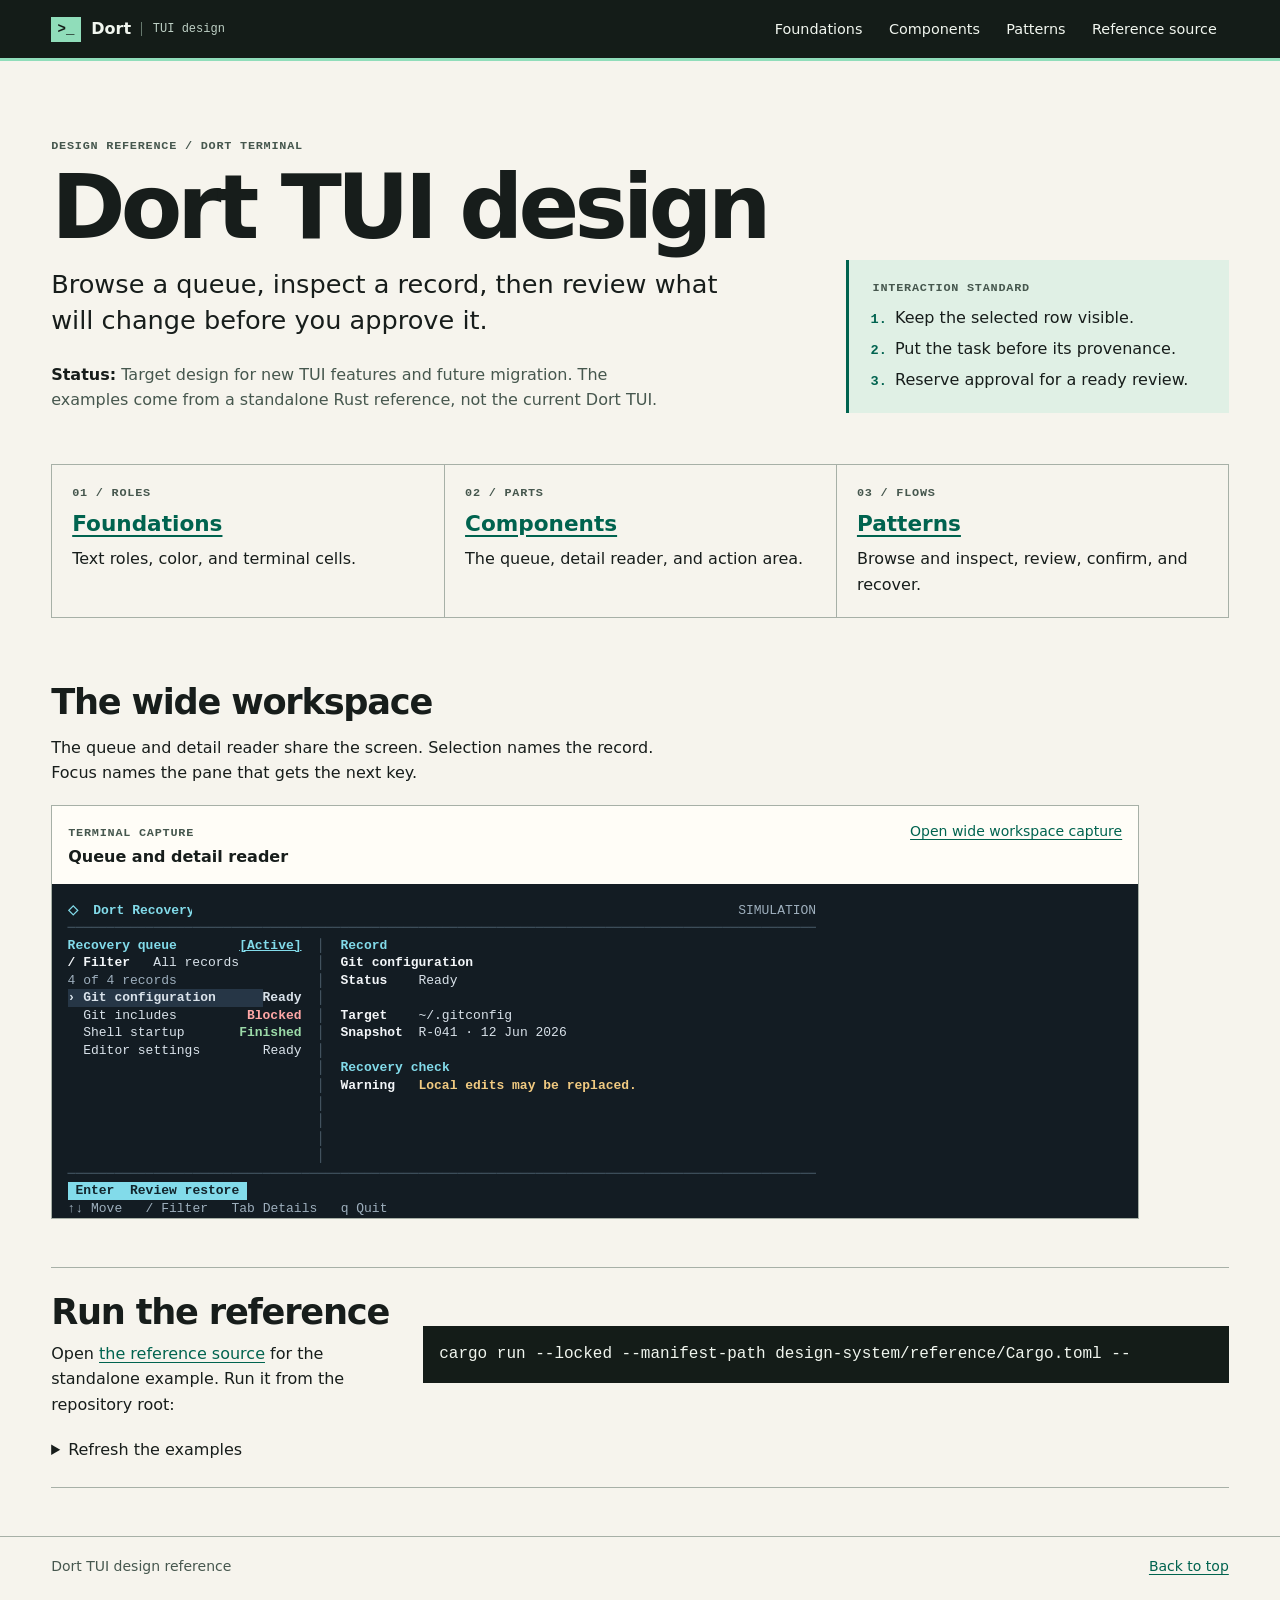
<file: design-system/index.html>
<!doctype html>
<html lang="en">
<head>
  <meta charset="utf-8">
  <meta name="viewport" content="width=device-width, initial-scale=1">
  <title>Dort TUI Design</title>
  <link rel="stylesheet" href="site.css">
</head>
<body id="top">
  <a class="skip" href="#main">Skip to content</a>
  <header class="masthead">
    <div class="masthead-inner">
      <a class="brand" href="index.html" aria-current="page"><span class="brand-mark" aria-hidden="true">&gt;_</span> Dort <span class="brand-label">TUI design</span></a>
      <nav aria-label="Main navigation">
        <a href="foundations.html">Foundations</a>
        <a href="components.html">Components</a>
        <a href="patterns.html">Patterns</a>
        <a href="reference/">Reference source</a>
      </nav>
    </div>
  </header>
  <main id="main" class="home" tabindex="-1">
    <section class="hero" aria-labelledby="title">
      <div>
        <p class="eyebrow">Design reference / Dort terminal</p>
        <h1 id="title">Dort TUI design</h1>
        <p class="lead">Browse a queue, inspect a record, then review what will change before you approve it.</p>
        <p class="scope"><strong>Status:</strong> Target design for new TUI features and future migration. The examples come from a standalone Rust reference, not the current Dort TUI.</p>
      </div>
      <aside class="hero-standard" aria-label="Interaction standard">
        <p class="eyebrow">Interaction standard</p>
        <ol>
          <li>Keep the selected row visible.</li>
          <li>Put the task before its provenance.</li>
          <li>Reserve approval for a ready review.</li>
        </ol>
      </aside>
    </section>
    <nav class="chapters" aria-label="Design topics">
      <a href="foundations.html"><span class="eyebrow">01 / Roles</span><strong>Foundations</strong><span>Text roles, color, and terminal cells.</span></a>
      <a href="components.html"><span class="eyebrow">02 / Parts</span><strong>Components</strong><span>The queue, detail reader, and action area.</span></a>
      <a href="patterns.html"><span class="eyebrow">03 / Flows</span><strong>Patterns</strong><span>Browse and inspect, review, confirm, and recover.</span></a>
    </nav>
    <section class="home-section" id="workspace" aria-labelledby="workspace-heading">
      <h2 id="workspace-heading">The wide workspace</h2>
      <p class="intro">The queue and detail reader share the screen. Selection names the record. Focus names the pane that gets the next key.</p>
      <figure class="capture">
        <figcaption><span><span class="eyebrow">Terminal capture</span><strong>Queue and detail reader</strong></span><a href="captures/workspace-wide.html">Open wide workspace capture</a></figcaption>
        <div class="frame-window" role="group" aria-label="Terminal capture. Scroll sideways for more columns." tabindex="0">
          <iframe src="captures/workspace-wide.html" title="Wide workspace with a queue, selected record, and detail reader" style="--columns: 100; --rows: 19" sandbox></iframe>
        </div>
      </figure>
    </section>
    <section class="reference-note" id="run" aria-labelledby="run-heading">
      <div>
        <h2 id="run-heading">Run the reference</h2>
        <p>Open <a href="reference/">the reference source</a> for the standalone example. Run it from the repository root:</p>
      </div>
      <pre tabindex="0"><code>cargo run --locked --manifest-path design-system/reference/Cargo.toml --</code></pre>
      <details>
        <summary>Refresh the examples</summary>
        <pre tabindex="0"><code>cargo run --locked --manifest-path design-system/reference/Cargo.toml -- gallery design-system/captures
python3 design-system/check.py</code></pre>
      </details>
    </section>
  </main>
  <footer class="footer"><span>Dort TUI design reference</span><a href="#top">Back to top</a></footer>
</body>
</html>
</file>
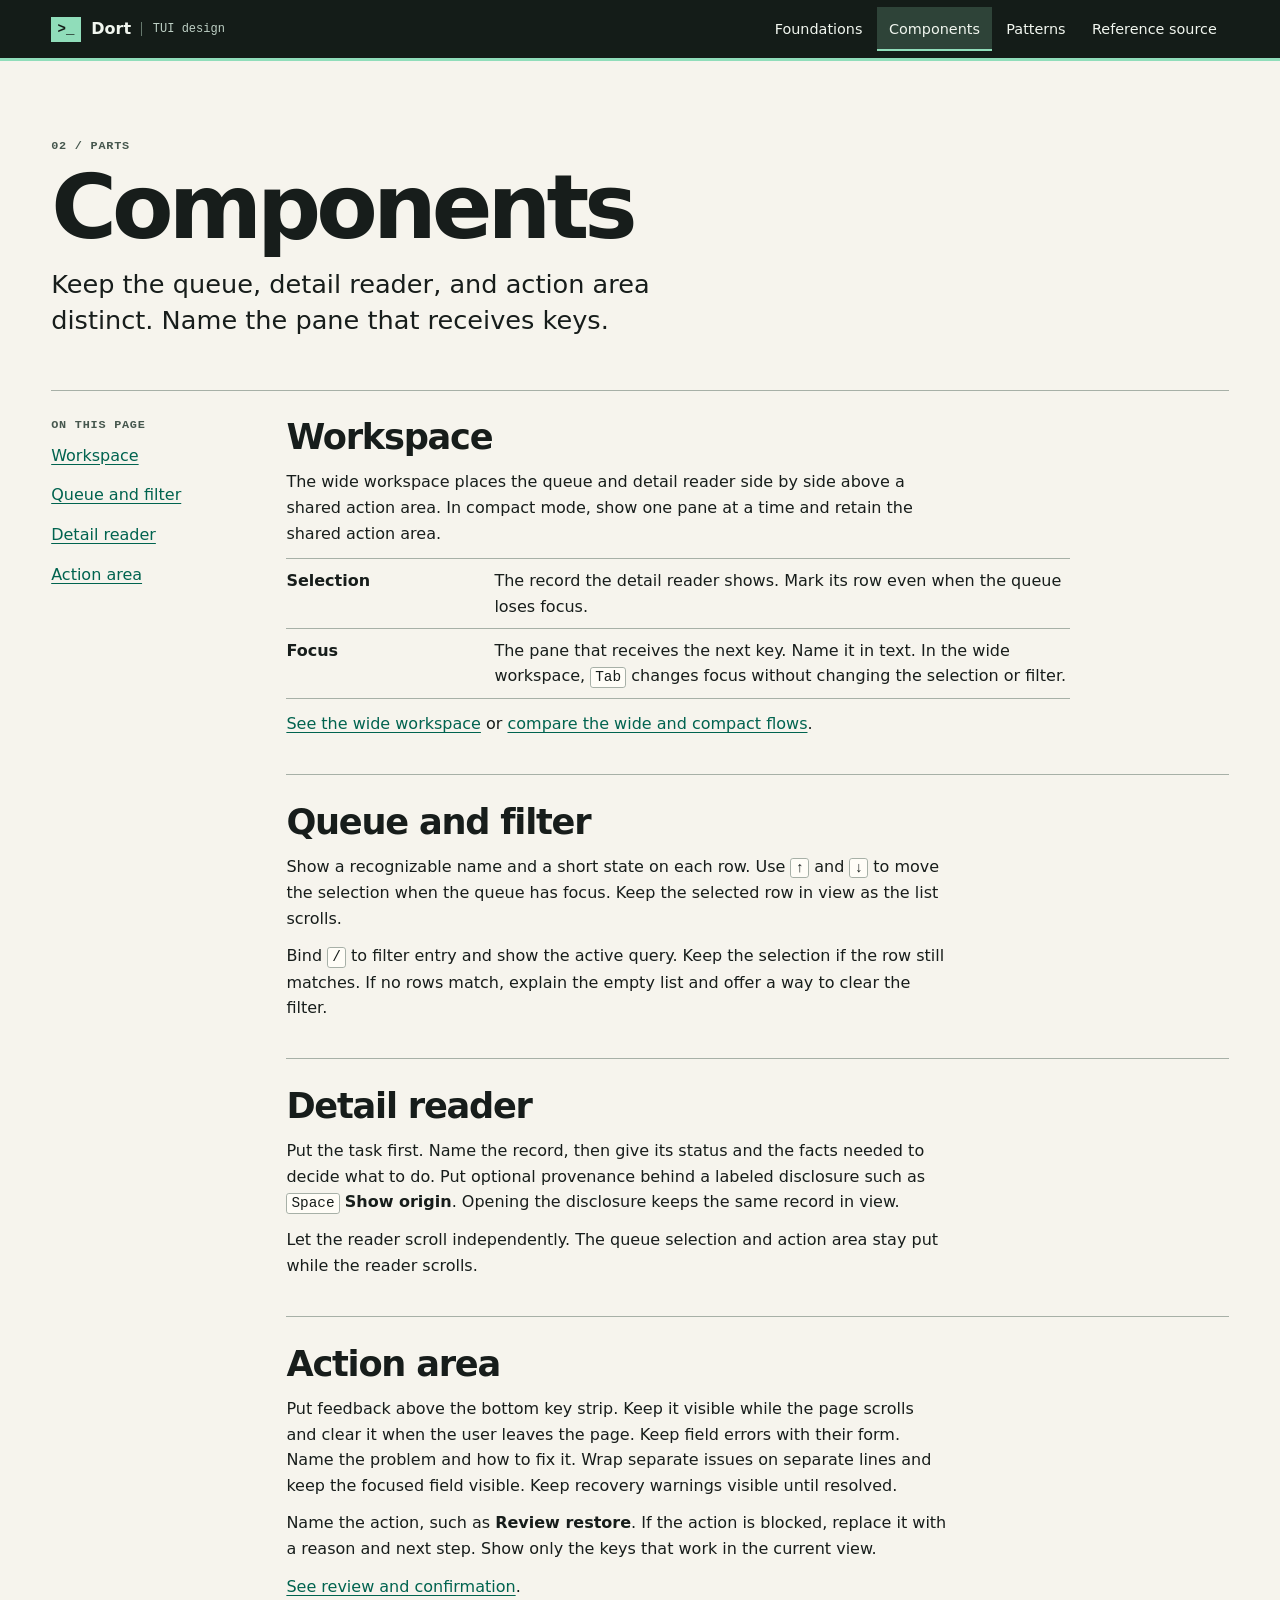
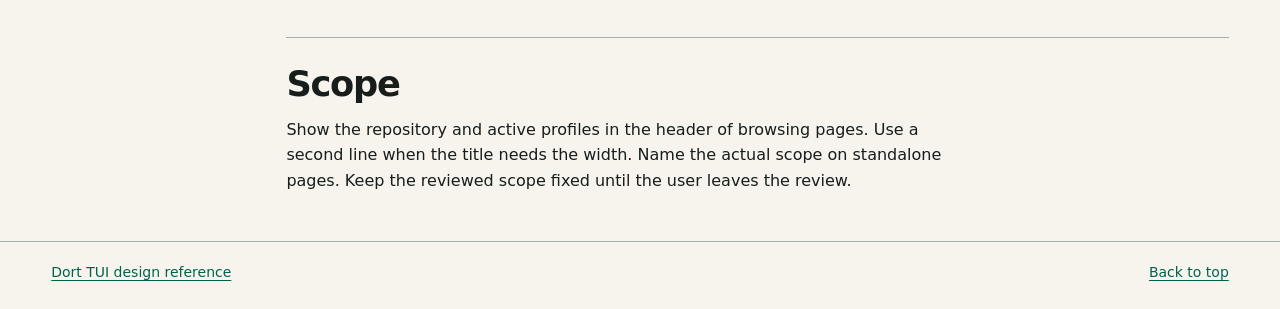
<file: design-system/components.html>
<!doctype html>
<html lang="en">
<head>
  <meta charset="utf-8">
  <meta name="viewport" content="width=device-width, initial-scale=1">
  <title>Components | Dort TUI Design</title>
  <link rel="stylesheet" href="site.css">
</head>
<body id="top">
  <a class="skip" href="#main">Skip to content</a>
  <header class="masthead">
    <div class="masthead-inner">
      <a class="brand" href="index.html"><span class="brand-mark" aria-hidden="true">&gt;_</span> Dort <span class="brand-label">TUI design</span></a>
      <nav aria-label="Main navigation">
        <a href="foundations.html">Foundations</a>
        <a href="components.html" aria-current="page">Components</a>
        <a href="patterns.html">Patterns</a>
        <a href="reference/">Reference source</a>
      </nav>
    </div>
  </header>
  <main id="main" class="chapter" tabindex="-1">
    <header class="chapter-head">
      <p class="eyebrow">02 / Parts</p>
      <h1>Components</h1>
      <p class="lead">Keep the queue, detail reader, and action area distinct. Name the pane that receives keys.</p>
    </header>
    <nav class="contents" aria-label="On this page">
      <p class="eyebrow">On this page</p>
      <a href="#workspace">Workspace</a>
      <a href="#queue">Queue and filter</a>
      <a href="#reader">Detail reader</a>
      <a href="#actions">Action area</a>
    </nav>
    <div class="chapter-body">
      <section id="workspace">
        <h2>Workspace</h2>
        <p>The wide workspace places the queue and detail reader side by side above a shared action area. In compact mode, show one pane at a time and retain the shared action area.</p>
        <dl class="terms">
          <div><dt>Selection</dt><dd>The record the detail reader shows. Mark its row even when the queue loses focus.</dd></div>
          <div><dt>Focus</dt><dd>The pane that receives the next key. Name it in text. In the wide workspace, <kbd>Tab</kbd> changes focus without changing the selection or filter.</dd></div>
        </dl>
        <p><a href="index.html#workspace">See the wide workspace</a> or <a href="patterns.html#browse">compare the wide and compact flows</a>.</p>
      </section>
      <section id="queue">
        <h2>Queue and filter</h2>
        <p>Show a recognizable name and a short state on each row. Use <kbd>↑</kbd> and <kbd>↓</kbd> to move the selection when the queue has focus. Keep the selected row in view as the list scrolls.</p>
        <p>Bind <kbd>/</kbd> to filter entry and show the active query. Keep the selection if the row still matches. If no rows match, explain the empty list and offer a way to clear the filter.</p>
      </section>
      <section id="reader">
        <h2>Detail reader</h2>
        <p>Put the task first. Name the record, then give its status and the facts needed to decide what to do. Put optional provenance behind a labeled disclosure such as <kbd>Space</kbd> <strong>Show origin</strong>. Opening the disclosure keeps the same record in view.</p>
        <p>Let the reader scroll independently. The queue selection and action area stay put while the reader scrolls.</p>
      </section>
      <section id="actions">
        <h2>Action area</h2>
        <p>Put feedback above the bottom key strip. Keep it visible while the page scrolls and clear it when the user leaves the page. Keep field errors with their form. Name the problem and how to fix it. Wrap separate issues on separate lines and keep the focused field visible. Keep recovery warnings visible until resolved.</p>
        <p>Name the action, such as <strong>Review restore</strong>. If the action is blocked, replace it with a reason and next step. Show only the keys that work in the current view.</p>
        <p><a href="patterns.html#review">See review and confirmation</a>.</p>
      </section>
      <section id="scope">
        <h2>Scope</h2>
        <p>Show the repository and active profiles in the header of browsing pages. Use a second line when the title needs the width. Name the actual scope on standalone pages. Keep the reviewed scope fixed until the user leaves the review.</p>
      </section>
    </div>
  </main>
  <footer class="footer"><a href="index.html">Dort TUI design reference</a><a href="#top">Back to top</a></footer>
</body>
</html>
</file>
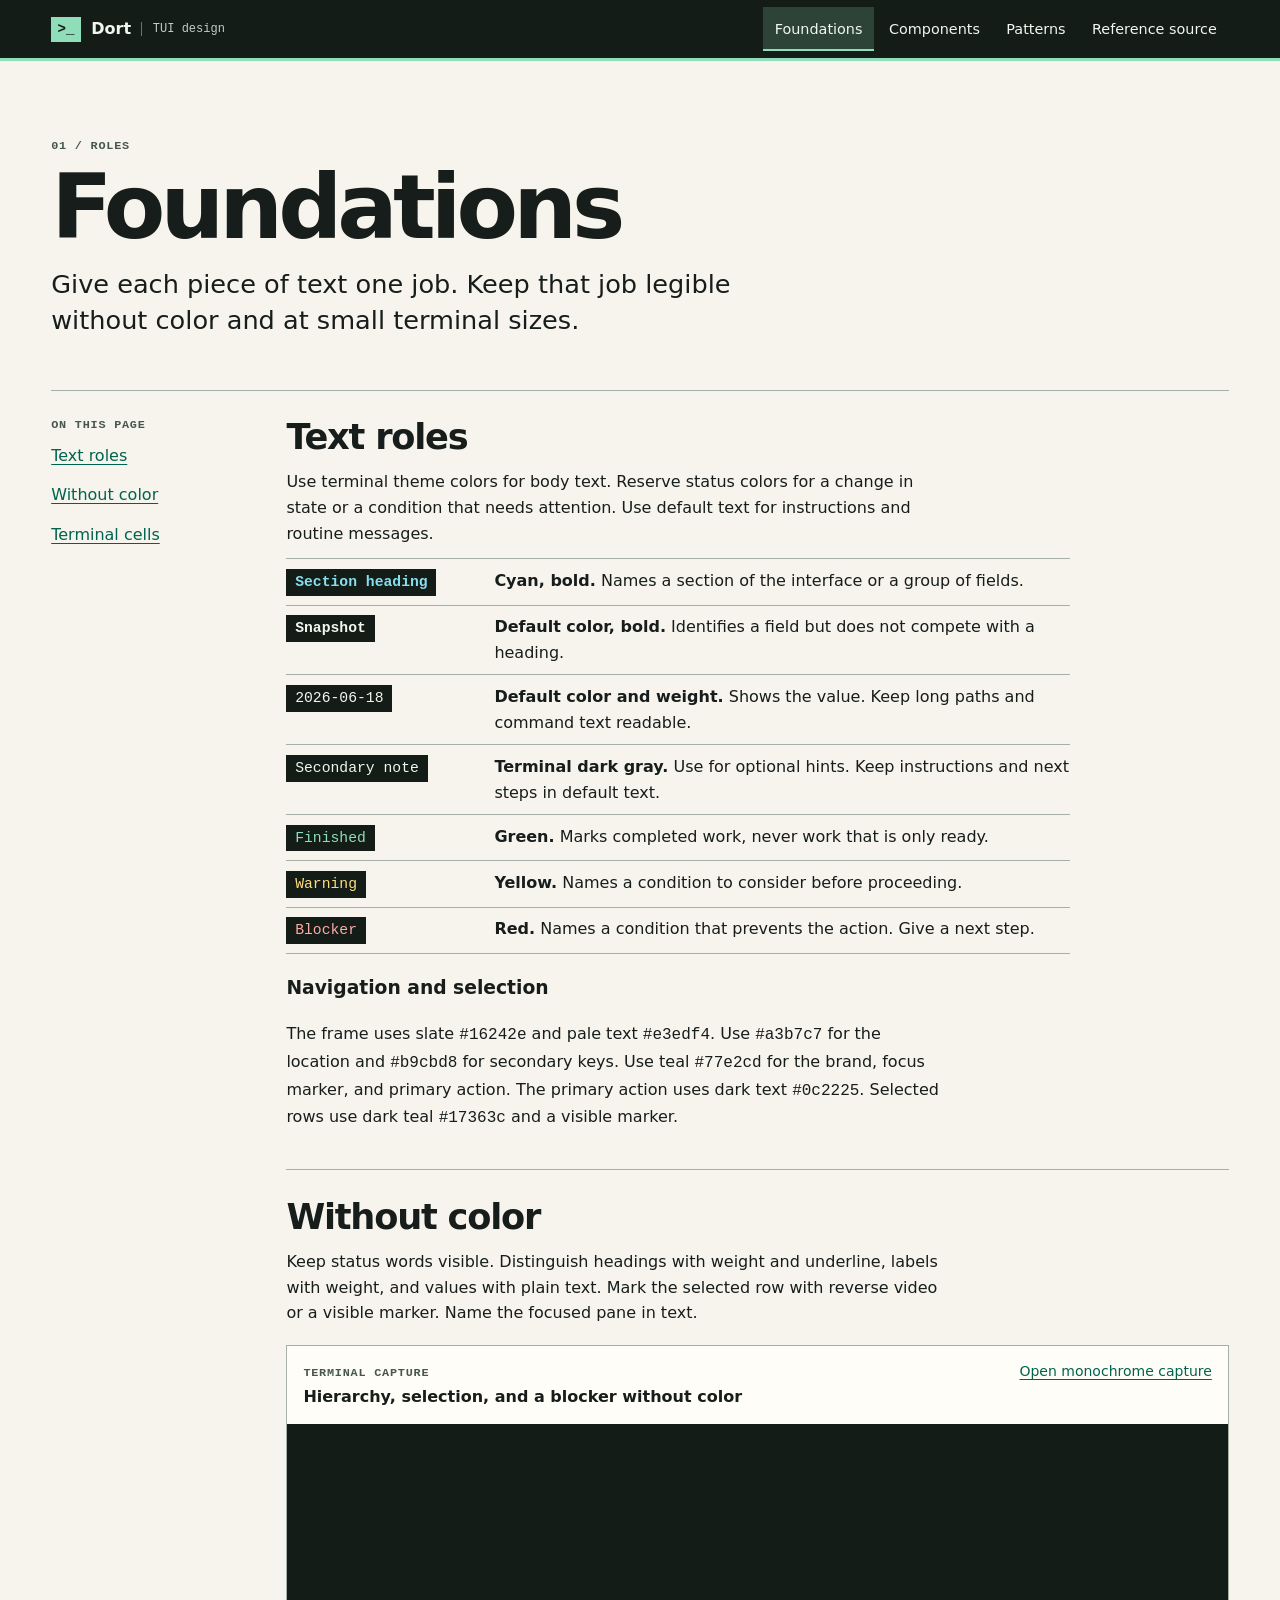
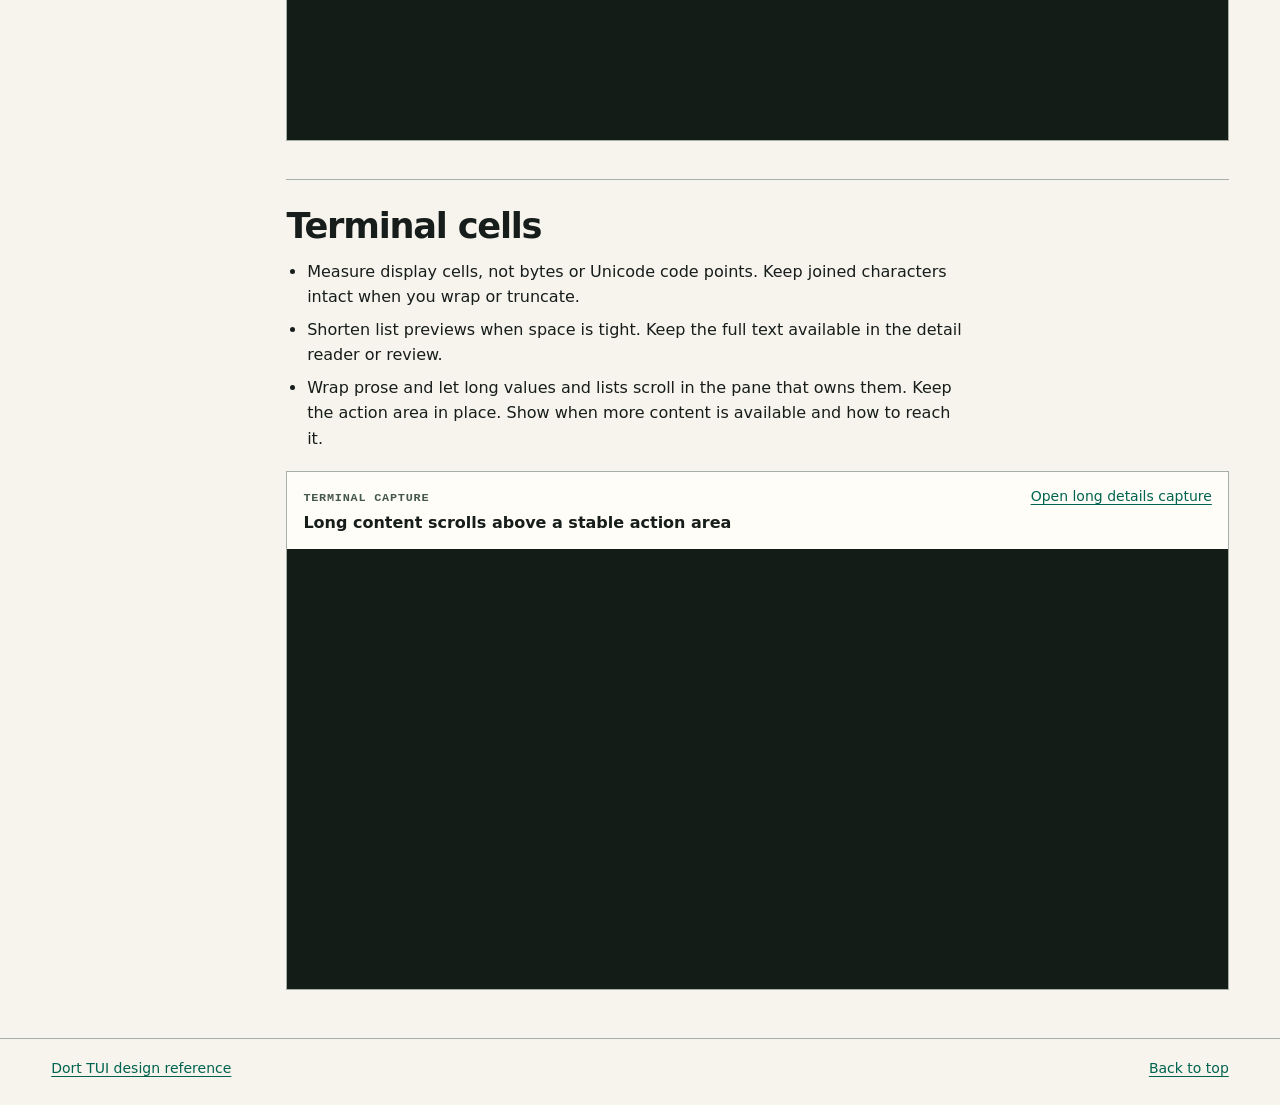
<file: design-system/foundations.html>
<!doctype html>
<html lang="en">
<head>
  <meta charset="utf-8">
  <meta name="viewport" content="width=device-width, initial-scale=1">
  <title>Foundations | Dort TUI Design</title>
  <link rel="stylesheet" href="site.css">
</head>
<body id="top">
  <a class="skip" href="#main">Skip to content</a>
  <header class="masthead">
    <div class="masthead-inner">
      <a class="brand" href="index.html"><span class="brand-mark" aria-hidden="true">&gt;_</span> Dort <span class="brand-label">TUI design</span></a>
      <nav aria-label="Main navigation">
        <a href="foundations.html" aria-current="page">Foundations</a>
        <a href="components.html">Components</a>
        <a href="patterns.html">Patterns</a>
        <a href="reference/">Reference source</a>
      </nav>
    </div>
  </header>
  <main id="main" class="chapter" tabindex="-1">
    <header class="chapter-head">
      <p class="eyebrow">01 / Roles</p>
      <h1>Foundations</h1>
      <p class="lead">Give each piece of text one job. Keep that job legible without color and at small terminal sizes.</p>
    </header>
    <nav class="contents" aria-label="On this page">
      <p class="eyebrow">On this page</p>
      <a href="#text">Text roles</a>
      <a href="#monochrome">Without color</a>
      <a href="#cells">Terminal cells</a>
    </nav>
    <div class="chapter-body">
      <section id="text">
        <h2>Text roles</h2>
        <p>Use terminal theme colors for body text. Reserve status colors for a change in state or a condition that needs attention. Use default text for instructions and routine messages.</p>
        <dl class="roles">
          <div><dt><span class="sample heading">Section heading</span></dt><dd><strong>Cyan, bold.</strong> Names a section of the interface or a group of fields.</dd></div>
          <div><dt><span class="sample label">Snapshot</span></dt><dd><strong>Default color, bold.</strong> Identifies a field but does not compete with a heading.</dd></div>
          <div><dt><span class="sample">2026-06-18</span></dt><dd><strong>Default color and weight.</strong> Shows the value. Keep long paths and command text readable.</dd></div>
          <div><dt><span class="sample">Secondary note</span></dt><dd><strong>Terminal dark gray.</strong> Use for optional hints. Keep instructions and next steps in default text.</dd></div>
          <div><dt><span class="sample finished">Finished</span></dt><dd><strong>Green.</strong> Marks completed work, never work that is only ready.</dd></div>
          <div><dt><span class="sample warning">Warning</span></dt><dd><strong>Yellow.</strong> Names a condition to consider before proceeding.</dd></div>
          <div><dt><span class="sample blocker">Blocker</span></dt><dd><strong>Red.</strong> Names a condition that prevents the action. Give a next step.</dd></div>
        </dl>
        <h3>Navigation and selection</h3>
        <p>The frame uses slate <code>#16242e</code> and pale text <code>#e3edf4</code>. Use <code>#a3b7c7</code> for the location and <code>#b9cbd8</code> for secondary keys. Use teal <code>#77e2cd</code> for the brand, focus marker, and primary action. The primary action uses dark text <code>#0c2225</code>. Selected rows use dark teal <code>#17363c</code> and a visible marker.</p>
      </section>
      <section id="monochrome">
        <h2>Without color</h2>
        <p>Keep status words visible. Distinguish headings with weight and underline, labels with weight, and values with plain text. Mark the selected row with reverse video or a visible marker. Name the focused pane in text.</p>
        <figure class="capture">
          <figcaption><span><span class="eyebrow">Terminal capture</span><strong>Hierarchy, selection, and a blocker without color</strong></span><a href="captures/monochrome.html">Open monochrome capture</a></figcaption>
          <div class="frame-window" role="group" aria-label="Terminal capture. Scroll sideways for more columns." tabindex="0">
            <iframe src="captures/monochrome.html" title="Monochrome terminal with a selected row and a named blocker" style="--columns: 90; --rows: 18" sandbox></iframe>
          </div>
        </figure>
      </section>
      <section id="cells">
        <h2>Terminal cells</h2>
        <ul class="rules">
          <li>Measure display cells, not bytes or Unicode code points. Keep joined characters intact when you wrap or truncate.</li>
          <li>Shorten list previews when space is tight. Keep the full text available in the detail reader or review.</li>
          <li>Wrap prose and let long values and lists scroll in the pane that owns them. Keep the action area in place. Show when more content is available and how to reach it.</li>
        </ul>
        <figure class="capture">
          <figcaption><span><span class="eyebrow">Terminal capture</span><strong>Long content scrolls above a stable action area</strong></span><a href="captures/details-long.html">Open long details capture</a></figcaption>
          <div class="frame-window" role="group" aria-label="Terminal capture. Scroll sideways for more columns." tabindex="0">
            <iframe src="captures/details-long.html" title="Detail reader showing a long value with the action area below" style="--columns: 44; --rows: 25" sandbox></iframe>
          </div>
        </figure>
      </section>
    </div>
  </main>
  <footer class="footer"><a href="index.html">Dort TUI design reference</a><a href="#top">Back to top</a></footer>
</body>
</html>
</file>
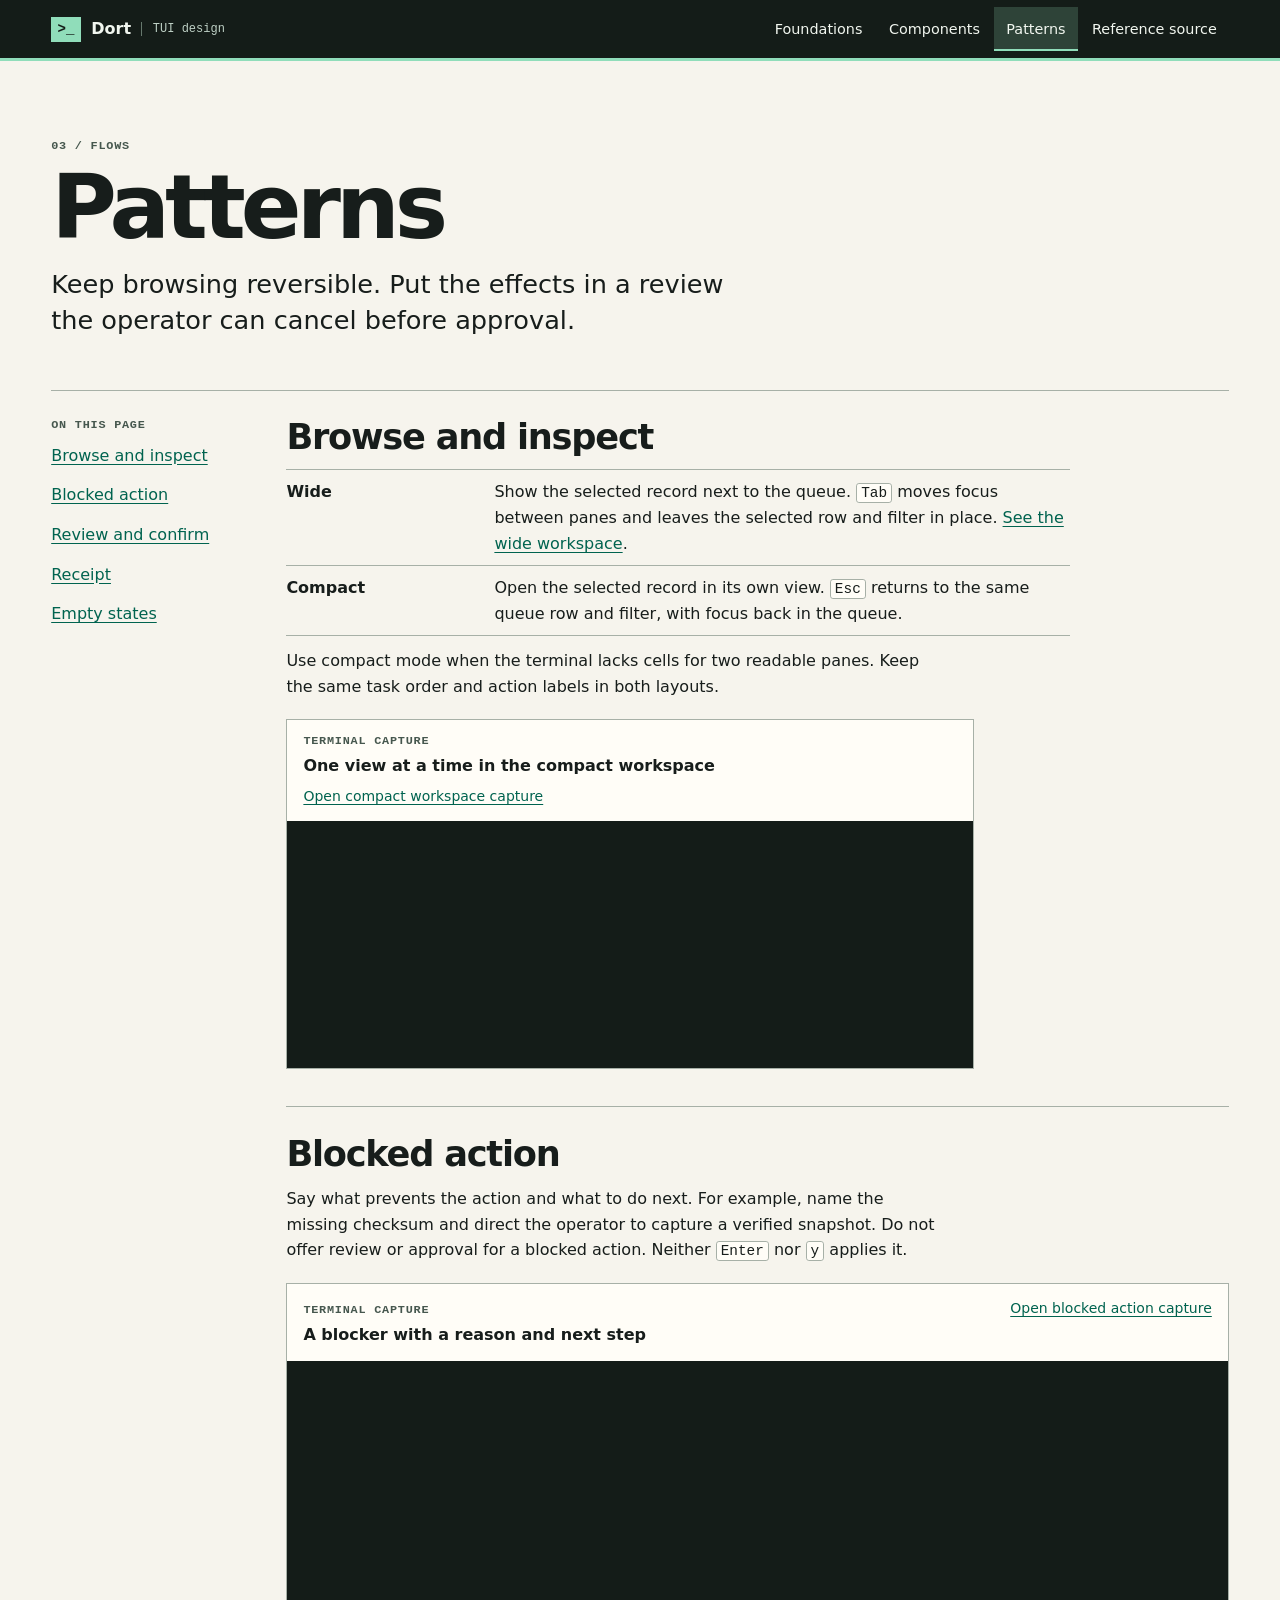
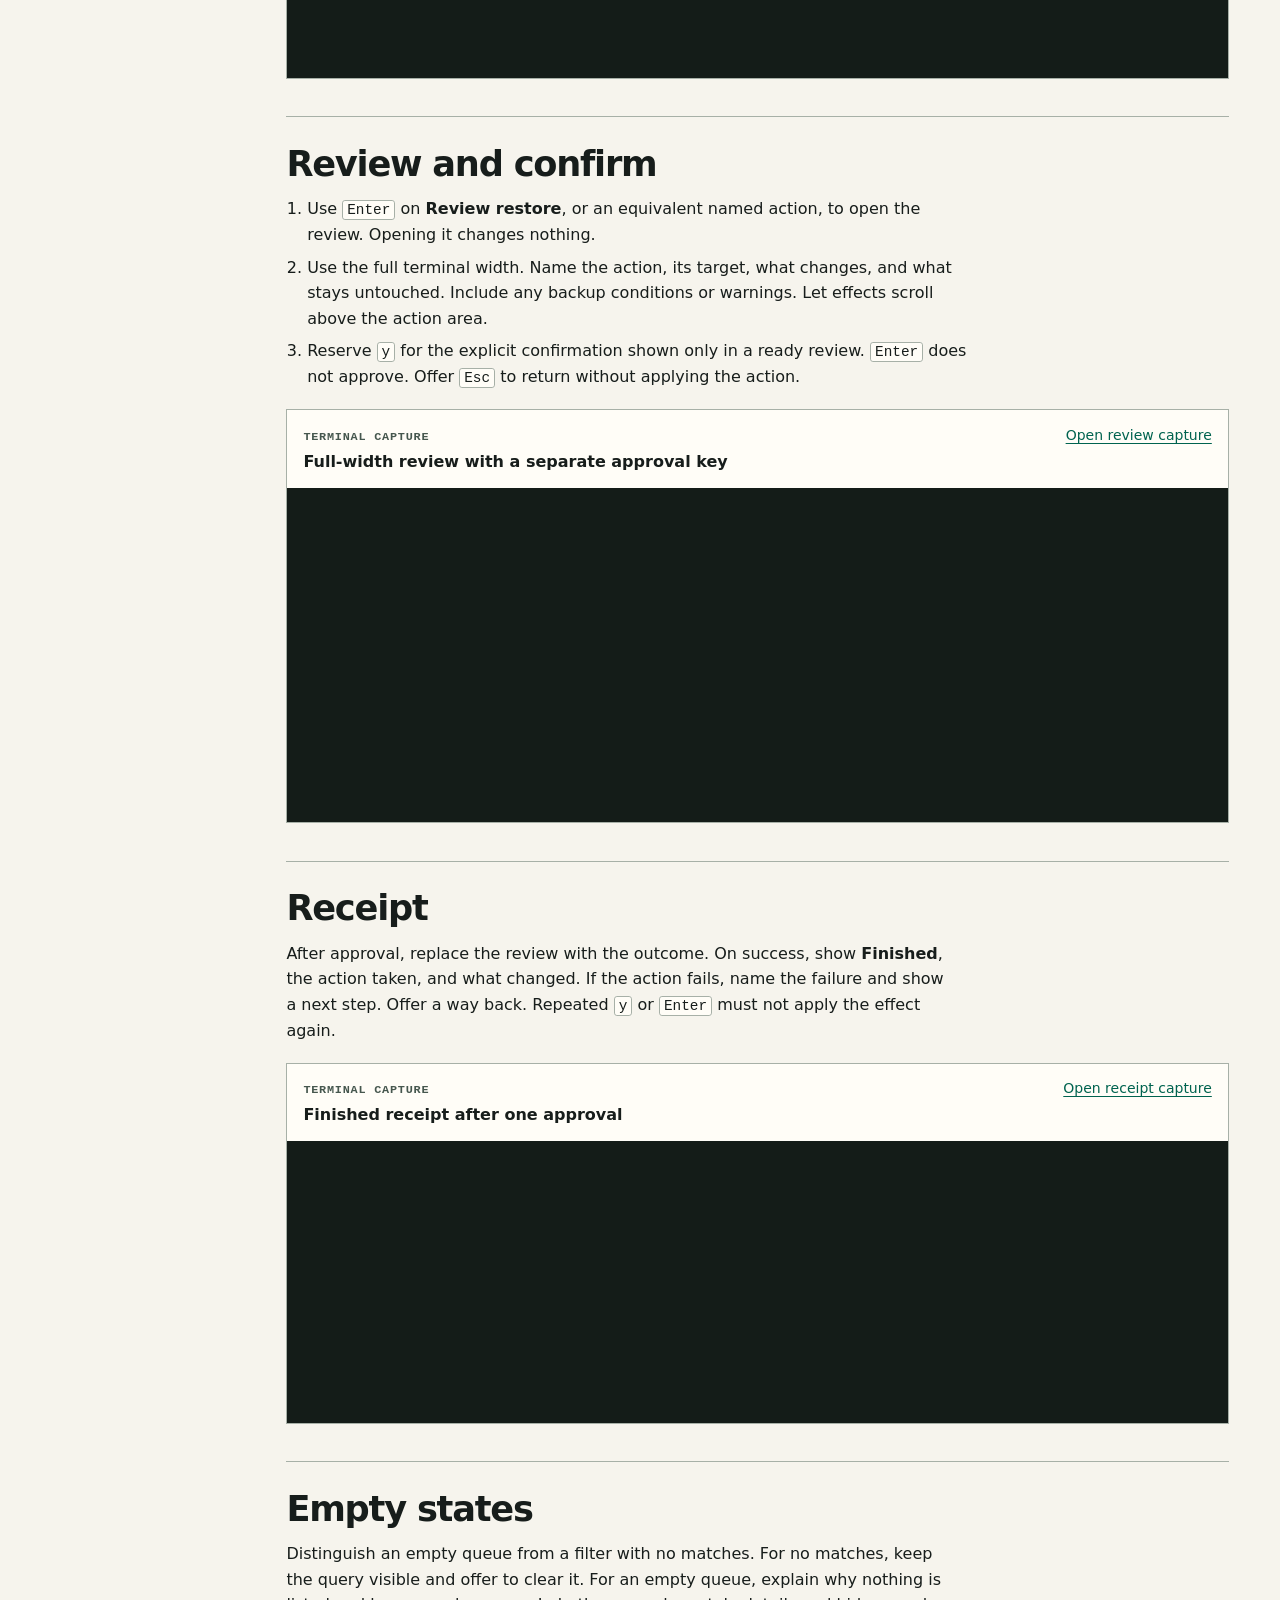
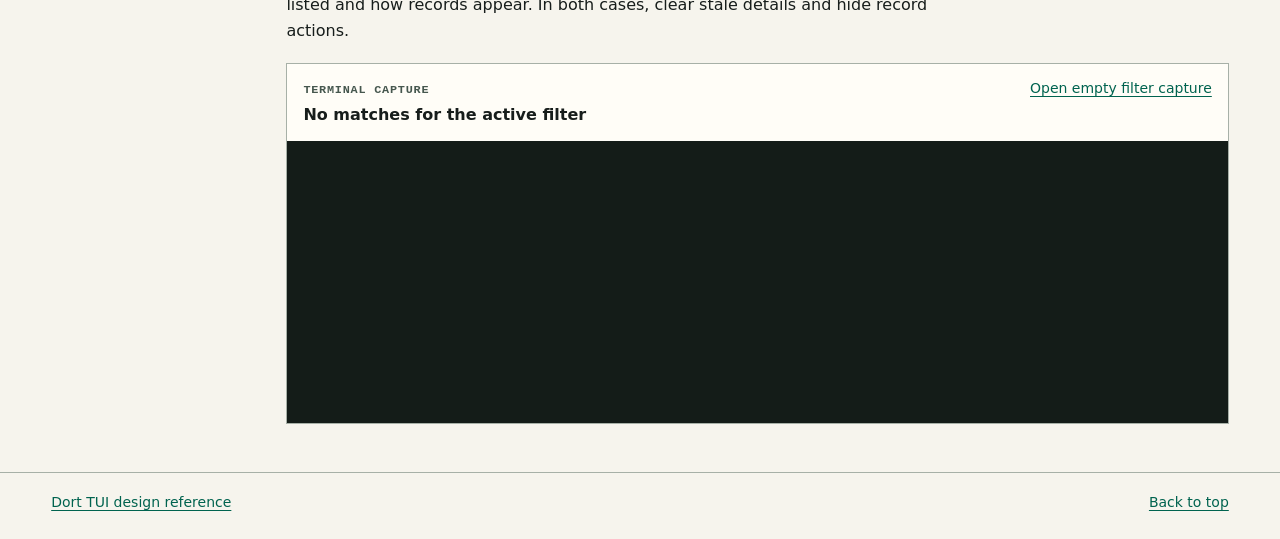
<file: design-system/patterns.html>
<!doctype html>
<html lang="en">
<head>
  <meta charset="utf-8">
  <meta name="viewport" content="width=device-width, initial-scale=1">
  <title>Patterns | Dort TUI Design</title>
  <link rel="stylesheet" href="site.css">
</head>
<body id="top">
  <a class="skip" href="#main">Skip to content</a>
  <header class="masthead">
    <div class="masthead-inner">
      <a class="brand" href="index.html"><span class="brand-mark" aria-hidden="true">&gt;_</span> Dort <span class="brand-label">TUI design</span></a>
      <nav aria-label="Main navigation">
        <a href="foundations.html">Foundations</a>
        <a href="components.html">Components</a>
        <a href="patterns.html" aria-current="page">Patterns</a>
        <a href="reference/">Reference source</a>
      </nav>
    </div>
  </header>
  <main id="main" class="chapter" tabindex="-1">
    <header class="chapter-head">
      <p class="eyebrow">03 / Flows</p>
      <h1>Patterns</h1>
      <p class="lead">Keep browsing reversible. Put the effects in a review the operator can cancel before approval.</p>
    </header>
    <nav class="contents" aria-label="On this page">
      <p class="eyebrow">On this page</p>
      <a href="#browse">Browse and inspect</a>
      <a href="#blocked">Blocked action</a>
      <a href="#review">Review and confirm</a>
      <a href="#receipt">Receipt</a>
      <a href="#empty">Empty states</a>
    </nav>
    <div class="chapter-body">
      <section id="browse">
        <h2>Browse and inspect</h2>
        <dl class="terms">
          <div><dt>Wide</dt><dd>Show the selected record next to the queue. <kbd>Tab</kbd> moves focus between panes and leaves the selected row and filter in place. <a href="index.html#workspace">See the wide workspace</a>.</dd></div>
          <div><dt>Compact</dt><dd>Open the selected record in its own view. <kbd>Esc</kbd> returns to the same queue row and filter, with focus back in the queue.</dd></div>
        </dl>
        <p>Use compact mode when the terminal lacks cells for two readable panes. Keep the same task order and action labels in both layouts.</p>
        <figure class="capture capture-compact">
          <figcaption><span><span class="eyebrow">Terminal capture</span><strong>One view at a time in the compact workspace</strong></span><a href="captures/workspace-compact.html">Open compact workspace capture</a></figcaption>
          <div class="frame-window" role="group" aria-label="Terminal capture. Scroll sideways for more columns." tabindex="0">
            <iframe src="captures/workspace-compact.html" title="Dort terminal in the compact workspace layout" style="--columns: 44; --rows: 14" sandbox></iframe>
          </div>
        </figure>
      </section>
      <section id="blocked">
        <h2>Blocked action</h2>
        <p>Say what prevents the action and what to do next. For example, name the missing checksum and direct the operator to capture a verified snapshot. Do not offer review or approval for a blocked action. Neither <kbd>Enter</kbd> nor <kbd>y</kbd> applies it.</p>
        <figure class="capture">
          <figcaption><span><span class="eyebrow">Terminal capture</span><strong>A blocker with a reason and next step</strong></span><a href="captures/blocked.html">Open blocked action capture</a></figcaption>
          <div class="frame-window" role="group" aria-label="Terminal capture. Scroll sideways for more columns." tabindex="0">
            <iframe src="captures/blocked.html" title="Blocked Dort record showing a reason and next step" style="--columns: 90; --rows: 18" sandbox></iframe>
          </div>
        </figure>
      </section>
      <section id="review">
        <h2>Review and confirm</h2>
        <ol class="rules">
          <li>Use <kbd>Enter</kbd> on <strong>Review restore</strong>, or an equivalent named action, to open the review. Opening it changes nothing.</li>
          <li>Use the full terminal width. Name the action, its target, what changes, and what stays untouched. Include any backup conditions or warnings. Let effects scroll above the action area.</li>
          <li>Reserve <kbd>y</kbd> for the explicit confirmation shown only in a ready review. <kbd>Enter</kbd> does not approve. Offer <kbd>Esc</kbd> to return without applying the action.</li>
        </ol>
        <figure class="capture">
          <figcaption><span><span class="eyebrow">Terminal capture</span><strong>Full-width review with a separate approval key</strong></span><a href="captures/review.html">Open review capture</a></figcaption>
          <div class="frame-window" role="group" aria-label="Terminal capture. Scroll sideways for more columns." tabindex="0">
            <iframe src="captures/review.html" title="Dort review showing the proposed effects and explicit confirmation key" style="--columns: 90; --rows: 19" sandbox></iframe>
          </div>
        </figure>
      </section>
      <section id="receipt">
        <h2>Receipt</h2>
        <p>After approval, replace the review with the outcome. On success, show <strong>Finished</strong>, the action taken, and what changed. If the action fails, name the failure and show a next step. Offer a way back. Repeated <kbd>y</kbd> or <kbd>Enter</kbd> must not apply the effect again.</p>
        <figure class="capture">
          <figcaption><span><span class="eyebrow">Terminal capture</span><strong>Finished receipt after one approval</strong></span><a href="captures/receipt.html">Open receipt capture</a></figcaption>
          <div class="frame-window" role="group" aria-label="Terminal capture. Scroll sideways for more columns." tabindex="0">
            <iframe src="captures/receipt.html" title="Finished receipt in the standalone Dort reference" style="--columns: 76; --rows: 16" sandbox></iframe>
          </div>
        </figure>
      </section>
      <section id="empty">
        <h2>Empty states</h2>
        <p>Distinguish an empty queue from a filter with no matches. For no matches, keep the query visible and offer to clear it. For an empty queue, explain why nothing is listed and how records appear. In both cases, clear stale details and hide record actions.</p>
        <figure class="capture">
          <figcaption><span><span class="eyebrow">Terminal capture</span><strong>No matches for the active filter</strong></span><a href="captures/filter-empty.html">Open empty filter capture</a></figcaption>
          <div class="frame-window" role="group" aria-label="Terminal capture. Scroll sideways for more columns." tabindex="0">
            <iframe src="captures/filter-empty.html" title="Dort queue with no matches for the active filter" style="--columns: 100; --rows: 16" sandbox></iframe>
          </div>
        </figure>
      </section>
    </div>
  </main>
  <footer class="footer"><a href="index.html">Dort TUI design reference</a><a href="#top">Back to top</a></footer>
</body>
</html>
</file>
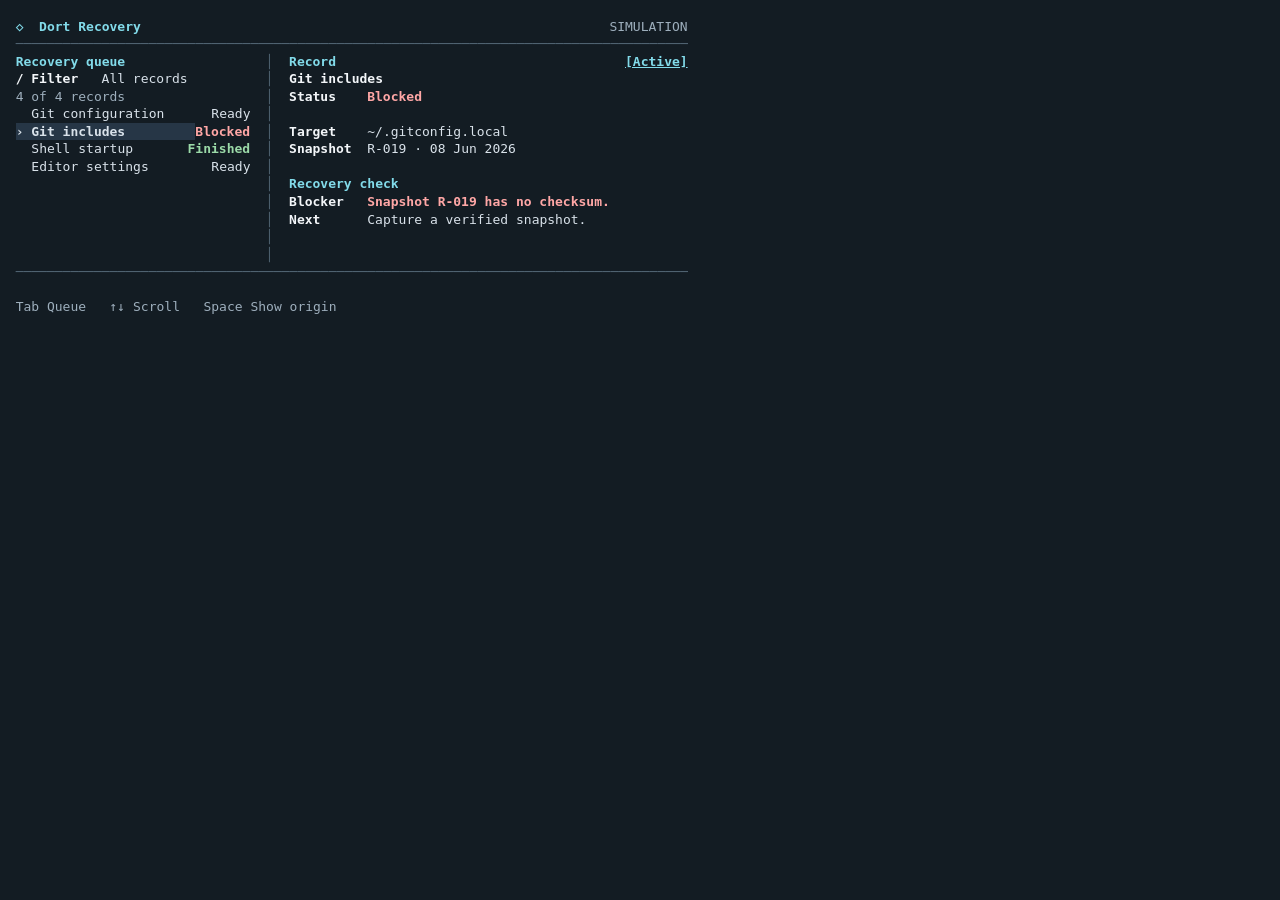
<file: design-system/captures/blocked.html>
<!doctype html>
<html lang="en">
<head>
<meta charset="utf-8">
<meta name="viewport" content="width=device-width, initial-scale=1">
<title>Blocked record | Dort Recovery</title>
<style>
body{margin:0;background:#131c23}
main{width:max-content;font:13px/1.35 ui-monospace,Menlo,Consolas,monospace;font-variant-ligatures:none}
.row{display:grid;grid-template-columns:repeat(90,1ch);white-space:pre}
</style>
</head>
<body>
<main aria-label="Blocked record" data-columns="90" data-rows="18">
<div class="row"><span style="grid-column:span 90;color:#d9e2ea;background-color:#131c23">                                                                                          </span></div>
<div class="row"><span style="grid-column:span 2;color:#d9e2ea;background-color:#131c23">  </span><span style="grid-column:span 16;color:#82dbea;background-color:#131c23;font-weight:700">◇  Dort Recovery</span><span style="grid-column:span 60;color:#d9e2ea;background-color:#131c23">                                                            </span><span style="grid-column:span 10;color:#9eafbd;background-color:#131c23">SIMULATION</span><span style="grid-column:span 2;color:#d9e2ea;background-color:#131c23">  </span></div>
<div class="row"><span style="grid-column:span 2;color:#d9e2ea;background-color:#131c23">  </span><span style="grid-column:span 86;color:#4f6270;background-color:#131c23">──────────────────────────────────────────────────────────────────────────────────────</span><span style="grid-column:span 2;color:#d9e2ea;background-color:#131c23">  </span></div>
<div class="row"><span style="grid-column:span 2;color:#d9e2ea;background-color:#131c23">  </span><span style="grid-column:span 14;color:#82dbea;background-color:#131c23;font-weight:700">Recovery queue</span><span style="grid-column:span 18;color:#d9e2ea;background-color:#131c23">                  </span><span style="grid-column:span 1;color:#4f6270;background-color:#131c23">│</span><span style="grid-column:span 2;color:#d9e2ea;background-color:#131c23">  </span><span style="grid-column:span 6;color:#82dbea;background-color:#131c23;font-weight:700">Record</span><span style="grid-column:span 37;color:#d9e2ea;background-color:#131c23">                                     </span><span style="grid-column:span 8;color:#82dbea;background-color:#131c23;font-weight:700;text-decoration:underline">[Active]</span><span style="grid-column:span 2;color:#d9e2ea;background-color:#131c23">  </span></div>
<div class="row"><span style="grid-column:span 2;color:#d9e2ea;background-color:#131c23">  </span><span style="grid-column:span 11;color:#f3f6f9;background-color:#131c23;font-weight:700">/ Filter   </span><span style="grid-column:span 21;color:#d9e2ea;background-color:#131c23">All records          </span><span style="grid-column:span 1;color:#4f6270;background-color:#131c23">│</span><span style="grid-column:span 2;color:#d9e2ea;background-color:#131c23">  </span><span style="grid-column:span 12;color:#f3f6f9;background-color:#131c23;font-weight:700">Git includes</span><span style="grid-column:span 41;color:#d9e2ea;background-color:#131c23">                                         </span></div>
<div class="row"><span style="grid-column:span 2;color:#d9e2ea;background-color:#131c23">  </span><span style="grid-column:span 14;color:#9eafbd;background-color:#131c23">4 of 4 records</span><span style="grid-column:span 18;color:#d9e2ea;background-color:#131c23">                  </span><span style="grid-column:span 1;color:#4f6270;background-color:#131c23">│</span><span style="grid-column:span 2;color:#d9e2ea;background-color:#131c23">  </span><span style="grid-column:span 6;color:#f3f6f9;background-color:#131c23;font-weight:700">Status</span><span style="grid-column:span 4;color:#d9e2ea;background-color:#131c23">    </span><span style="grid-column:span 7;color:#ffa7a6;background-color:#131c23;font-weight:700">Blocked</span><span style="grid-column:span 36;color:#d9e2ea;background-color:#131c23">                                    </span></div>
<div class="row"><span style="grid-column:span 34;color:#d9e2ea;background-color:#131c23">    Git configuration      Ready  </span><span style="grid-column:span 1;color:#4f6270;background-color:#131c23">│</span><span style="grid-column:span 55;color:#d9e2ea;background-color:#131c23">                                                       </span></div>
<div class="row"><span style="grid-column:span 2;color:#d9e2ea;background-color:#131c23">  </span><span style="grid-column:span 23;color:#d9e2ea;background-color:#263646;font-weight:700">› Git includes         </span><span style="grid-column:span 7;color:#ffa7a6;background-color:#131c23;font-weight:700">Blocked</span><span style="grid-column:span 2;color:#d9e2ea;background-color:#131c23">  </span><span style="grid-column:span 1;color:#4f6270;background-color:#131c23">│</span><span style="grid-column:span 2;color:#d9e2ea;background-color:#131c23">  </span><span style="grid-column:span 6;color:#f3f6f9;background-color:#131c23;font-weight:700">Target</span><span style="grid-column:span 47;color:#d9e2ea;background-color:#131c23">    ~/.gitconfig.local                         </span></div>
<div class="row"><span style="grid-column:span 24;color:#d9e2ea;background-color:#131c23">    Shell startup       </span><span style="grid-column:span 8;color:#9bdaa8;background-color:#131c23;font-weight:700">Finished</span><span style="grid-column:span 2;color:#d9e2ea;background-color:#131c23">  </span><span style="grid-column:span 1;color:#4f6270;background-color:#131c23">│</span><span style="grid-column:span 2;color:#d9e2ea;background-color:#131c23">  </span><span style="grid-column:span 8;color:#f3f6f9;background-color:#131c23;font-weight:700">Snapshot</span><span style="grid-column:span 45;color:#d9e2ea;background-color:#131c23">  R-019 · 08 Jun 2026                        </span></div>
<div class="row"><span style="grid-column:span 34;color:#d9e2ea;background-color:#131c23">    Editor settings        Ready  </span><span style="grid-column:span 1;color:#4f6270;background-color:#131c23">│</span><span style="grid-column:span 55;color:#d9e2ea;background-color:#131c23">                                                       </span></div>
<div class="row"><span style="grid-column:span 34;color:#d9e2ea;background-color:#131c23">                                  </span><span style="grid-column:span 1;color:#4f6270;background-color:#131c23">│</span><span style="grid-column:span 2;color:#d9e2ea;background-color:#131c23">  </span><span style="grid-column:span 14;color:#82dbea;background-color:#131c23;font-weight:700">Recovery check</span><span style="grid-column:span 39;color:#d9e2ea;background-color:#131c23">                                       </span></div>
<div class="row"><span style="grid-column:span 34;color:#d9e2ea;background-color:#131c23">                                  </span><span style="grid-column:span 1;color:#4f6270;background-color:#131c23">│</span><span style="grid-column:span 2;color:#d9e2ea;background-color:#131c23">  </span><span style="grid-column:span 7;color:#f3f6f9;background-color:#131c23;font-weight:700">Blocker</span><span style="grid-column:span 3;color:#d9e2ea;background-color:#131c23">   </span><span style="grid-column:span 31;color:#ffa7a6;background-color:#131c23;font-weight:700">Snapshot R-019 has no checksum.</span><span style="grid-column:span 12;color:#d9e2ea;background-color:#131c23">            </span></div>
<div class="row"><span style="grid-column:span 34;color:#d9e2ea;background-color:#131c23">                                  </span><span style="grid-column:span 1;color:#4f6270;background-color:#131c23">│</span><span style="grid-column:span 2;color:#d9e2ea;background-color:#131c23">  </span><span style="grid-column:span 4;color:#f3f6f9;background-color:#131c23;font-weight:700">Next</span><span style="grid-column:span 49;color:#d9e2ea;background-color:#131c23">      Capture a verified snapshot.               </span></div>
<div class="row"><span style="grid-column:span 34;color:#d9e2ea;background-color:#131c23">                                  </span><span style="grid-column:span 1;color:#4f6270;background-color:#131c23">│</span><span style="grid-column:span 55;color:#d9e2ea;background-color:#131c23">                                                       </span></div>
<div class="row"><span style="grid-column:span 34;color:#d9e2ea;background-color:#131c23">                                  </span><span style="grid-column:span 1;color:#4f6270;background-color:#131c23">│</span><span style="grid-column:span 55;color:#d9e2ea;background-color:#131c23">                                                       </span></div>
<div class="row"><span style="grid-column:span 2;color:#d9e2ea;background-color:#131c23">  </span><span style="grid-column:span 86;color:#4f6270;background-color:#131c23">──────────────────────────────────────────────────────────────────────────────────────</span><span style="grid-column:span 2;color:#d9e2ea;background-color:#131c23">  </span></div>
<div class="row"><span style="grid-column:span 90;color:#d9e2ea;background-color:#131c23">                                                                                          </span></div>
<div class="row"><span style="grid-column:span 2;color:#d9e2ea;background-color:#131c23">  </span><span style="grid-column:span 41;color:#9eafbd;background-color:#131c23">Tab Queue   ↑↓ Scroll   Space Show origin</span><span style="grid-column:span 47;color:#d9e2ea;background-color:#131c23">                                               </span></div>
</main>
</body>
</html>
</file>
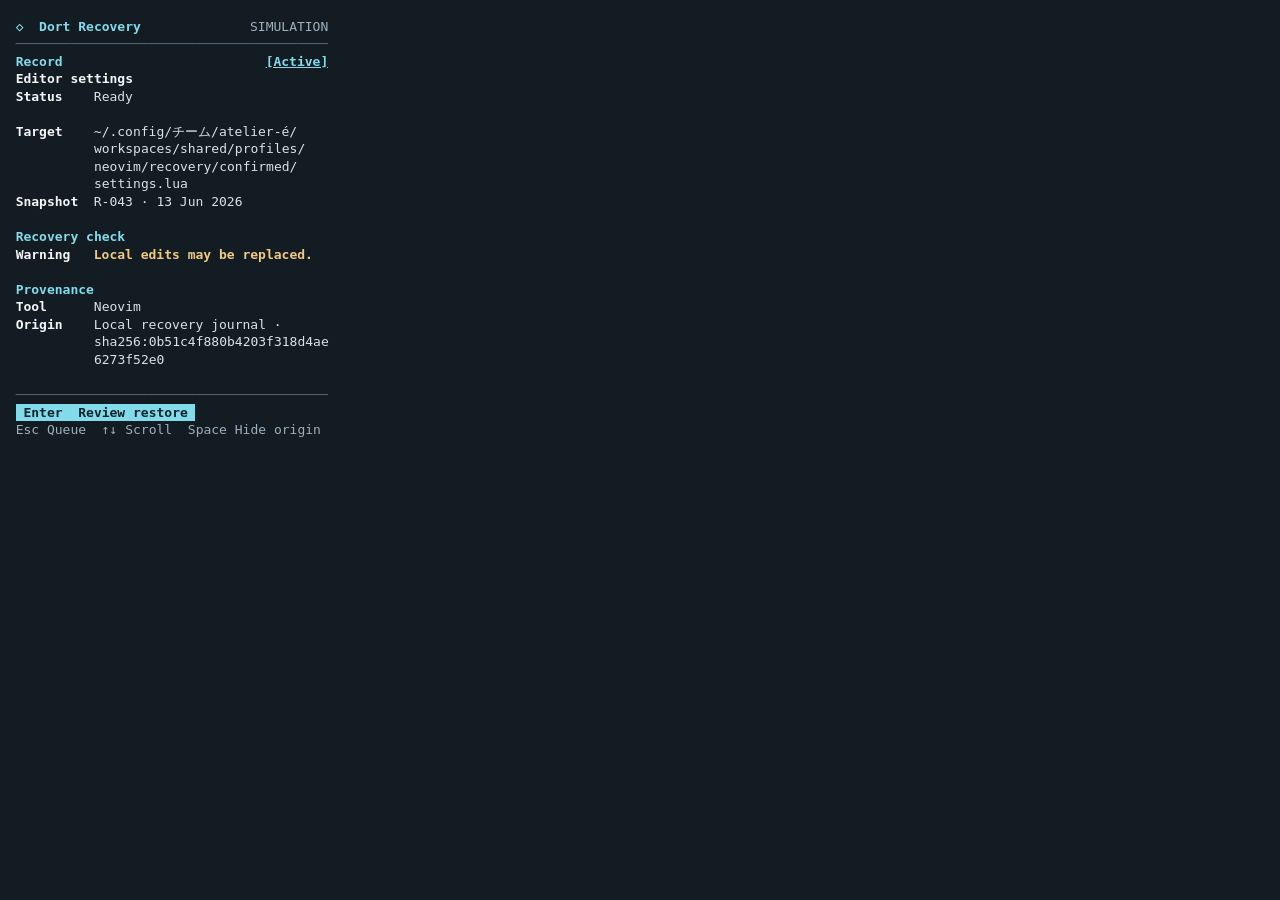
<file: design-system/captures/details-long.html>
<!doctype html>
<html lang="en">
<head>
<meta charset="utf-8">
<meta name="viewport" content="width=device-width, initial-scale=1">
<title>Long record details | Dort Recovery</title>
<style>
body{margin:0;background:#131c23}
main{width:max-content;font:13px/1.35 ui-monospace,Menlo,Consolas,monospace;font-variant-ligatures:none}
.row{display:grid;grid-template-columns:repeat(44,1ch);white-space:pre}
</style>
</head>
<body>
<main aria-label="Long record details" data-columns="44" data-rows="25">
<div class="row"><span style="grid-column:span 44;color:#d9e2ea;background-color:#131c23">                                            </span></div>
<div class="row"><span style="grid-column:span 2;color:#d9e2ea;background-color:#131c23">  </span><span style="grid-column:span 16;color:#82dbea;background-color:#131c23;font-weight:700">◇  Dort Recovery</span><span style="grid-column:span 14;color:#d9e2ea;background-color:#131c23">              </span><span style="grid-column:span 10;color:#9eafbd;background-color:#131c23">SIMULATION</span><span style="grid-column:span 2;color:#d9e2ea;background-color:#131c23">  </span></div>
<div class="row"><span style="grid-column:span 2;color:#d9e2ea;background-color:#131c23">  </span><span style="grid-column:span 40;color:#4f6270;background-color:#131c23">────────────────────────────────────────</span><span style="grid-column:span 2;color:#d9e2ea;background-color:#131c23">  </span></div>
<div class="row"><span style="grid-column:span 2;color:#d9e2ea;background-color:#131c23">  </span><span style="grid-column:span 6;color:#82dbea;background-color:#131c23;font-weight:700">Record</span><span style="grid-column:span 26;color:#d9e2ea;background-color:#131c23">                          </span><span style="grid-column:span 8;color:#82dbea;background-color:#131c23;font-weight:700;text-decoration:underline">[Active]</span><span style="grid-column:span 2;color:#d9e2ea;background-color:#131c23">  </span></div>
<div class="row"><span style="grid-column:span 2;color:#d9e2ea;background-color:#131c23">  </span><span style="grid-column:span 15;color:#f3f6f9;background-color:#131c23;font-weight:700">Editor settings</span><span style="grid-column:span 27;color:#d9e2ea;background-color:#131c23">                           </span></div>
<div class="row"><span style="grid-column:span 2;color:#d9e2ea;background-color:#131c23">  </span><span style="grid-column:span 6;color:#f3f6f9;background-color:#131c23;font-weight:700">Status</span><span style="grid-column:span 36;color:#d9e2ea;background-color:#131c23">    Ready                           </span></div>
<div class="row"><span style="grid-column:span 44;color:#d9e2ea;background-color:#131c23">                                            </span></div>
<div class="row"><span style="grid-column:span 2;color:#d9e2ea;background-color:#131c23">  </span><span style="grid-column:span 6;color:#f3f6f9;background-color:#131c23;font-weight:700">Target</span><span style="grid-column:span 36;color:#d9e2ea;background-color:#131c23">    ~/.config/チーム/atelier-é/     </span></div>
<div class="row"><span style="grid-column:span 44;color:#d9e2ea;background-color:#131c23">            workspaces/shared/profiles/     </span></div>
<div class="row"><span style="grid-column:span 44;color:#d9e2ea;background-color:#131c23">            neovim/recovery/confirmed/      </span></div>
<div class="row"><span style="grid-column:span 44;color:#d9e2ea;background-color:#131c23">            settings.lua                    </span></div>
<div class="row"><span style="grid-column:span 2;color:#d9e2ea;background-color:#131c23">  </span><span style="grid-column:span 8;color:#f3f6f9;background-color:#131c23;font-weight:700">Snapshot</span><span style="grid-column:span 34;color:#d9e2ea;background-color:#131c23">  R-043 · 13 Jun 2026             </span></div>
<div class="row"><span style="grid-column:span 44;color:#d9e2ea;background-color:#131c23">                                            </span></div>
<div class="row"><span style="grid-column:span 2;color:#d9e2ea;background-color:#131c23">  </span><span style="grid-column:span 14;color:#82dbea;background-color:#131c23;font-weight:700">Recovery check</span><span style="grid-column:span 28;color:#d9e2ea;background-color:#131c23">                            </span></div>
<div class="row"><span style="grid-column:span 2;color:#d9e2ea;background-color:#131c23">  </span><span style="grid-column:span 7;color:#f3f6f9;background-color:#131c23;font-weight:700">Warning</span><span style="grid-column:span 3;color:#d9e2ea;background-color:#131c23">   </span><span style="grid-column:span 28;color:#f1ca81;background-color:#131c23;font-weight:700">Local edits may be replaced.</span><span style="grid-column:span 4;color:#d9e2ea;background-color:#131c23">    </span></div>
<div class="row"><span style="grid-column:span 44;color:#d9e2ea;background-color:#131c23">                                            </span></div>
<div class="row"><span style="grid-column:span 2;color:#d9e2ea;background-color:#131c23">  </span><span style="grid-column:span 10;color:#82dbea;background-color:#131c23;font-weight:700">Provenance</span><span style="grid-column:span 32;color:#d9e2ea;background-color:#131c23">                                </span></div>
<div class="row"><span style="grid-column:span 2;color:#d9e2ea;background-color:#131c23">  </span><span style="grid-column:span 4;color:#f3f6f9;background-color:#131c23;font-weight:700">Tool</span><span style="grid-column:span 38;color:#d9e2ea;background-color:#131c23">      Neovim                          </span></div>
<div class="row"><span style="grid-column:span 2;color:#d9e2ea;background-color:#131c23">  </span><span style="grid-column:span 6;color:#f3f6f9;background-color:#131c23;font-weight:700">Origin</span><span style="grid-column:span 36;color:#d9e2ea;background-color:#131c23">    Local recovery journal ·        </span></div>
<div class="row"><span style="grid-column:span 44;color:#d9e2ea;background-color:#131c23">            sha256:0b51c4f880b4203f318d4ae  </span></div>
<div class="row"><span style="grid-column:span 44;color:#d9e2ea;background-color:#131c23">            6273f52e0                       </span></div>
<div class="row"><span style="grid-column:span 44;color:#d9e2ea;background-color:#131c23">                                            </span></div>
<div class="row"><span style="grid-column:span 2;color:#d9e2ea;background-color:#131c23">  </span><span style="grid-column:span 40;color:#4f6270;background-color:#131c23">────────────────────────────────────────</span><span style="grid-column:span 2;color:#d9e2ea;background-color:#131c23">  </span></div>
<div class="row"><span style="grid-column:span 2;color:#d9e2ea;background-color:#131c23">  </span><span style="grid-column:span 23;color:#11242b;background-color:#82dbea;font-weight:700"> Enter  Review restore </span><span style="grid-column:span 19;color:#d9e2ea;background-color:#131c23">                   </span></div>
<div class="row"><span style="grid-column:span 2;color:#d9e2ea;background-color:#131c23">  </span><span style="grid-column:span 39;color:#9eafbd;background-color:#131c23">Esc Queue  ↑↓ Scroll  Space Hide origin</span><span style="grid-column:span 3;color:#d9e2ea;background-color:#131c23">   </span></div>
</main>
</body>
</html>
</file>
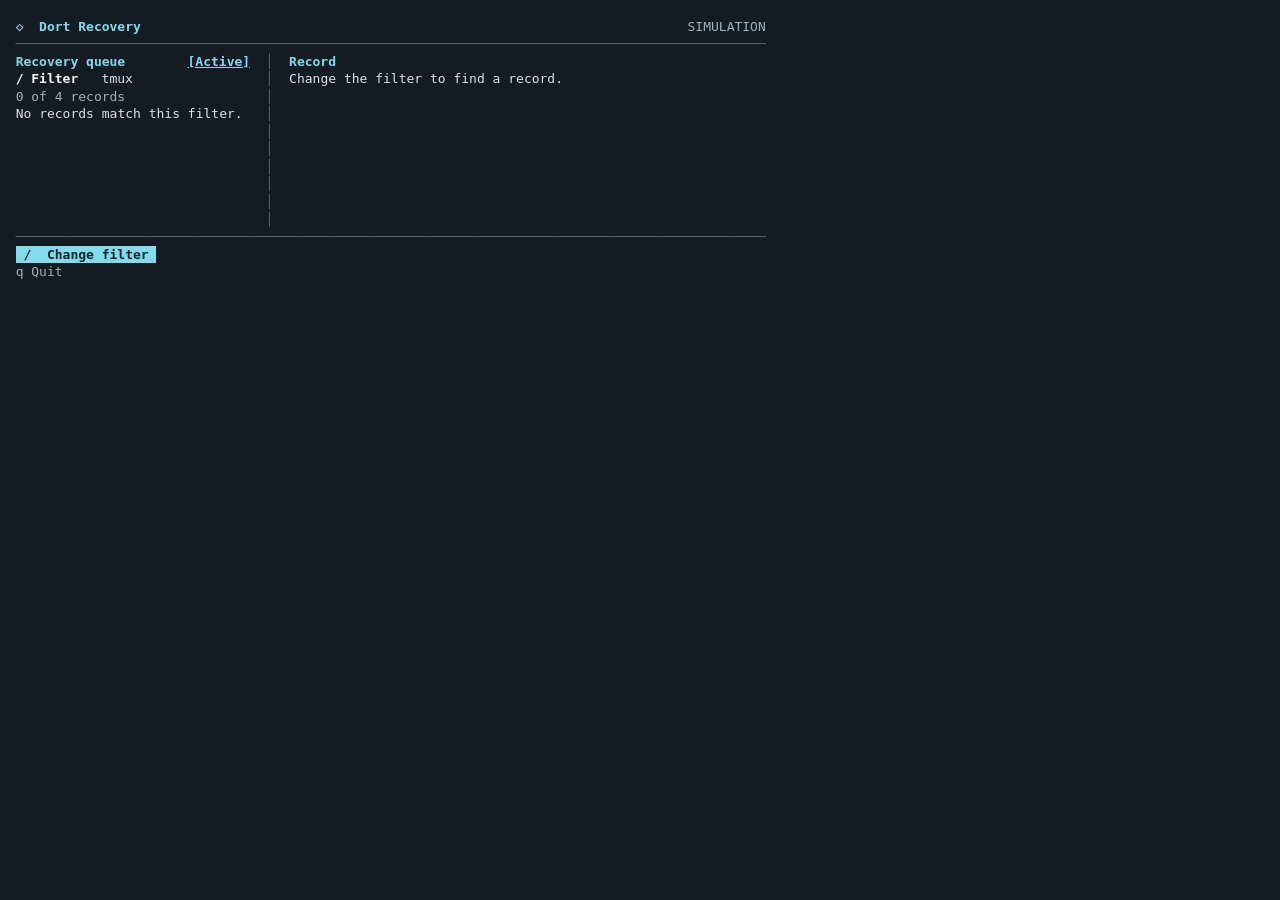
<file: design-system/captures/filter-empty.html>
<!doctype html>
<html lang="en">
<head>
<meta charset="utf-8">
<meta name="viewport" content="width=device-width, initial-scale=1">
<title>Empty filter result | Dort Recovery</title>
<style>
body{margin:0;background:#131c23}
main{width:max-content;font:13px/1.35 ui-monospace,Menlo,Consolas,monospace;font-variant-ligatures:none}
.row{display:grid;grid-template-columns:repeat(100,1ch);white-space:pre}
</style>
</head>
<body>
<main aria-label="Empty filter result" data-columns="100" data-rows="16">
<div class="row"><span style="grid-column:span 100;color:#d9e2ea;background-color:#131c23">                                                                                                    </span></div>
<div class="row"><span style="grid-column:span 2;color:#d9e2ea;background-color:#131c23">  </span><span style="grid-column:span 16;color:#82dbea;background-color:#131c23;font-weight:700">◇  Dort Recovery</span><span style="grid-column:span 70;color:#d9e2ea;background-color:#131c23">                                                                      </span><span style="grid-column:span 10;color:#9eafbd;background-color:#131c23">SIMULATION</span><span style="grid-column:span 2;color:#d9e2ea;background-color:#131c23">  </span></div>
<div class="row"><span style="grid-column:span 2;color:#d9e2ea;background-color:#131c23">  </span><span style="grid-column:span 96;color:#4f6270;background-color:#131c23">────────────────────────────────────────────────────────────────────────────────────────────────</span><span style="grid-column:span 2;color:#d9e2ea;background-color:#131c23">  </span></div>
<div class="row"><span style="grid-column:span 2;color:#d9e2ea;background-color:#131c23">  </span><span style="grid-column:span 14;color:#82dbea;background-color:#131c23;font-weight:700">Recovery queue</span><span style="grid-column:span 8;color:#d9e2ea;background-color:#131c23">        </span><span style="grid-column:span 8;color:#82dbea;background-color:#131c23;font-weight:700;text-decoration:underline">[Active]</span><span style="grid-column:span 2;color:#d9e2ea;background-color:#131c23">  </span><span style="grid-column:span 1;color:#4f6270;background-color:#131c23">│</span><span style="grid-column:span 2;color:#d9e2ea;background-color:#131c23">  </span><span style="grid-column:span 6;color:#82dbea;background-color:#131c23;font-weight:700">Record</span><span style="grid-column:span 57;color:#d9e2ea;background-color:#131c23">                                                         </span></div>
<div class="row"><span style="grid-column:span 2;color:#d9e2ea;background-color:#131c23">  </span><span style="grid-column:span 11;color:#f3f6f9;background-color:#131c23;font-weight:700">/ Filter   </span><span style="grid-column:span 21;color:#d9e2ea;background-color:#131c23">tmux                 </span><span style="grid-column:span 1;color:#4f6270;background-color:#131c23">│</span><span style="grid-column:span 65;color:#d9e2ea;background-color:#131c23">  Change the filter to find a record.                            </span></div>
<div class="row"><span style="grid-column:span 2;color:#d9e2ea;background-color:#131c23">  </span><span style="grid-column:span 14;color:#9eafbd;background-color:#131c23">0 of 4 records</span><span style="grid-column:span 18;color:#d9e2ea;background-color:#131c23">                  </span><span style="grid-column:span 1;color:#4f6270;background-color:#131c23">│</span><span style="grid-column:span 65;color:#d9e2ea;background-color:#131c23">                                                                 </span></div>
<div class="row"><span style="grid-column:span 34;color:#d9e2ea;background-color:#131c23">  No records match this filter.   </span><span style="grid-column:span 1;color:#4f6270;background-color:#131c23">│</span><span style="grid-column:span 65;color:#d9e2ea;background-color:#131c23">                                                                 </span></div>
<div class="row"><span style="grid-column:span 34;color:#d9e2ea;background-color:#131c23">                                  </span><span style="grid-column:span 1;color:#4f6270;background-color:#131c23">│</span><span style="grid-column:span 65;color:#d9e2ea;background-color:#131c23">                                                                 </span></div>
<div class="row"><span style="grid-column:span 34;color:#d9e2ea;background-color:#131c23">                                  </span><span style="grid-column:span 1;color:#4f6270;background-color:#131c23">│</span><span style="grid-column:span 65;color:#d9e2ea;background-color:#131c23">                                                                 </span></div>
<div class="row"><span style="grid-column:span 34;color:#d9e2ea;background-color:#131c23">                                  </span><span style="grid-column:span 1;color:#4f6270;background-color:#131c23">│</span><span style="grid-column:span 65;color:#d9e2ea;background-color:#131c23">                                                                 </span></div>
<div class="row"><span style="grid-column:span 34;color:#d9e2ea;background-color:#131c23">                                  </span><span style="grid-column:span 1;color:#4f6270;background-color:#131c23">│</span><span style="grid-column:span 65;color:#d9e2ea;background-color:#131c23">                                                                 </span></div>
<div class="row"><span style="grid-column:span 34;color:#d9e2ea;background-color:#131c23">                                  </span><span style="grid-column:span 1;color:#4f6270;background-color:#131c23">│</span><span style="grid-column:span 65;color:#d9e2ea;background-color:#131c23">                                                                 </span></div>
<div class="row"><span style="grid-column:span 34;color:#d9e2ea;background-color:#131c23">                                  </span><span style="grid-column:span 1;color:#4f6270;background-color:#131c23">│</span><span style="grid-column:span 65;color:#d9e2ea;background-color:#131c23">                                                                 </span></div>
<div class="row"><span style="grid-column:span 2;color:#d9e2ea;background-color:#131c23">  </span><span style="grid-column:span 96;color:#4f6270;background-color:#131c23">────────────────────────────────────────────────────────────────────────────────────────────────</span><span style="grid-column:span 2;color:#d9e2ea;background-color:#131c23">  </span></div>
<div class="row"><span style="grid-column:span 2;color:#d9e2ea;background-color:#131c23">  </span><span style="grid-column:span 18;color:#11242b;background-color:#82dbea;font-weight:700"> /  Change filter </span><span style="grid-column:span 80;color:#d9e2ea;background-color:#131c23">                                                                                </span></div>
<div class="row"><span style="grid-column:span 2;color:#d9e2ea;background-color:#131c23">  </span><span style="grid-column:span 6;color:#9eafbd;background-color:#131c23">q Quit</span><span style="grid-column:span 92;color:#d9e2ea;background-color:#131c23">                                                                                            </span></div>
</main>
</body>
</html>
</file>
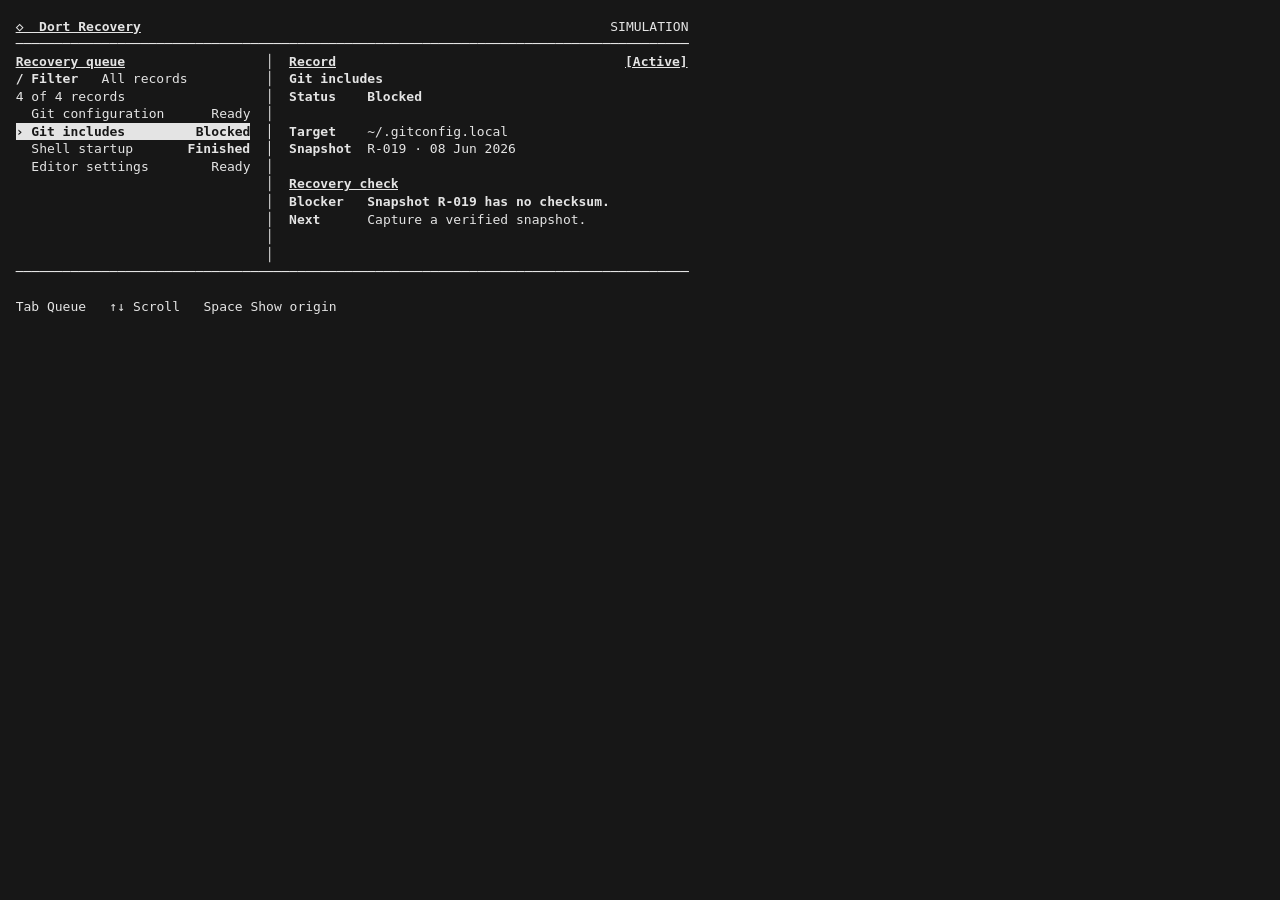
<file: design-system/captures/monochrome.html>
<!doctype html>
<html lang="en">
<head>
<meta charset="utf-8">
<meta name="viewport" content="width=device-width, initial-scale=1">
<title>Monochrome workspace | Dort Recovery</title>
<style>
body{margin:0;background:#171717}
main{width:max-content;font:13px/1.35 ui-monospace,Menlo,Consolas,monospace;font-variant-ligatures:none}
.row{display:grid;grid-template-columns:repeat(90,1ch);white-space:pre}
</style>
</head>
<body>
<main aria-label="Monochrome workspace" data-columns="90" data-rows="18">
<div class="row"><span style="grid-column:span 90;color:#e4e4e4;background-color:#171717">                                                                                          </span></div>
<div class="row"><span style="grid-column:span 2;color:#e4e4e4;background-color:#171717">  </span><span style="grid-column:span 16;color:#e4e4e4;background-color:#171717;font-weight:700;text-decoration:underline">◇  Dort Recovery</span><span style="grid-column:span 72;color:#e4e4e4;background-color:#171717">                                                            SIMULATION  </span></div>
<div class="row"><span style="grid-column:span 90;color:#e4e4e4;background-color:#171717">  ──────────────────────────────────────────────────────────────────────────────────────  </span></div>
<div class="row"><span style="grid-column:span 2;color:#e4e4e4;background-color:#171717">  </span><span style="grid-column:span 14;color:#e4e4e4;background-color:#171717;font-weight:700;text-decoration:underline">Recovery queue</span><span style="grid-column:span 21;color:#e4e4e4;background-color:#171717">                  │  </span><span style="grid-column:span 6;color:#e4e4e4;background-color:#171717;font-weight:700;text-decoration:underline">Record</span><span style="grid-column:span 37;color:#e4e4e4;background-color:#171717">                                     </span><span style="grid-column:span 8;color:#e4e4e4;background-color:#171717;font-weight:700;text-decoration:underline">[Active]</span><span style="grid-column:span 2;color:#e4e4e4;background-color:#171717">  </span></div>
<div class="row"><span style="grid-column:span 2;color:#e4e4e4;background-color:#171717">  </span><span style="grid-column:span 11;color:#e4e4e4;background-color:#171717;font-weight:700">/ Filter   </span><span style="grid-column:span 24;color:#e4e4e4;background-color:#171717">All records          │  </span><span style="grid-column:span 12;color:#e4e4e4;background-color:#171717;font-weight:700">Git includes</span><span style="grid-column:span 41;color:#e4e4e4;background-color:#171717">                                         </span></div>
<div class="row"><span style="grid-column:span 37;color:#e4e4e4;background-color:#171717">  4 of 4 records                  │  </span><span style="grid-column:span 6;color:#e4e4e4;background-color:#171717;font-weight:700">Status</span><span style="grid-column:span 4;color:#e4e4e4;background-color:#171717">    </span><span style="grid-column:span 7;color:#e4e4e4;background-color:#171717;font-weight:700">Blocked</span><span style="grid-column:span 36;color:#e4e4e4;background-color:#171717">                                    </span></div>
<div class="row"><span style="grid-column:span 90;color:#e4e4e4;background-color:#171717">    Git configuration      Ready  │                                                       </span></div>
<div class="row"><span style="grid-column:span 2;color:#e4e4e4;background-color:#171717">  </span><span style="grid-column:span 30;color:#171717;background-color:#e4e4e4;font-weight:700">› Git includes         Blocked</span><span style="grid-column:span 5;color:#e4e4e4;background-color:#171717">  │  </span><span style="grid-column:span 6;color:#e4e4e4;background-color:#171717;font-weight:700">Target</span><span style="grid-column:span 47;color:#e4e4e4;background-color:#171717">    ~/.gitconfig.local                         </span></div>
<div class="row"><span style="grid-column:span 24;color:#e4e4e4;background-color:#171717">    Shell startup       </span><span style="grid-column:span 8;color:#e4e4e4;background-color:#171717;font-weight:700">Finished</span><span style="grid-column:span 5;color:#e4e4e4;background-color:#171717">  │  </span><span style="grid-column:span 8;color:#e4e4e4;background-color:#171717;font-weight:700">Snapshot</span><span style="grid-column:span 45;color:#e4e4e4;background-color:#171717">  R-019 · 08 Jun 2026                        </span></div>
<div class="row"><span style="grid-column:span 90;color:#e4e4e4;background-color:#171717">    Editor settings        Ready  │                                                       </span></div>
<div class="row"><span style="grid-column:span 37;color:#e4e4e4;background-color:#171717">                                  │  </span><span style="grid-column:span 14;color:#e4e4e4;background-color:#171717;font-weight:700;text-decoration:underline">Recovery check</span><span style="grid-column:span 39;color:#e4e4e4;background-color:#171717">                                       </span></div>
<div class="row"><span style="grid-column:span 37;color:#e4e4e4;background-color:#171717">                                  │  </span><span style="grid-column:span 7;color:#e4e4e4;background-color:#171717;font-weight:700">Blocker</span><span style="grid-column:span 3;color:#e4e4e4;background-color:#171717">   </span><span style="grid-column:span 31;color:#e4e4e4;background-color:#171717;font-weight:700">Snapshot R-019 has no checksum.</span><span style="grid-column:span 12;color:#e4e4e4;background-color:#171717">            </span></div>
<div class="row"><span style="grid-column:span 37;color:#e4e4e4;background-color:#171717">                                  │  </span><span style="grid-column:span 4;color:#e4e4e4;background-color:#171717;font-weight:700">Next</span><span style="grid-column:span 49;color:#e4e4e4;background-color:#171717">      Capture a verified snapshot.               </span></div>
<div class="row"><span style="grid-column:span 90;color:#e4e4e4;background-color:#171717">                                  │                                                       </span></div>
<div class="row"><span style="grid-column:span 90;color:#e4e4e4;background-color:#171717">                                  │                                                       </span></div>
<div class="row"><span style="grid-column:span 90;color:#e4e4e4;background-color:#171717">  ──────────────────────────────────────────────────────────────────────────────────────  </span></div>
<div class="row"><span style="grid-column:span 90;color:#e4e4e4;background-color:#171717">                                                                                          </span></div>
<div class="row"><span style="grid-column:span 90;color:#e4e4e4;background-color:#171717">  Tab Queue   ↑↓ Scroll   Space Show origin                                               </span></div>
</main>
</body>
</html>
</file>
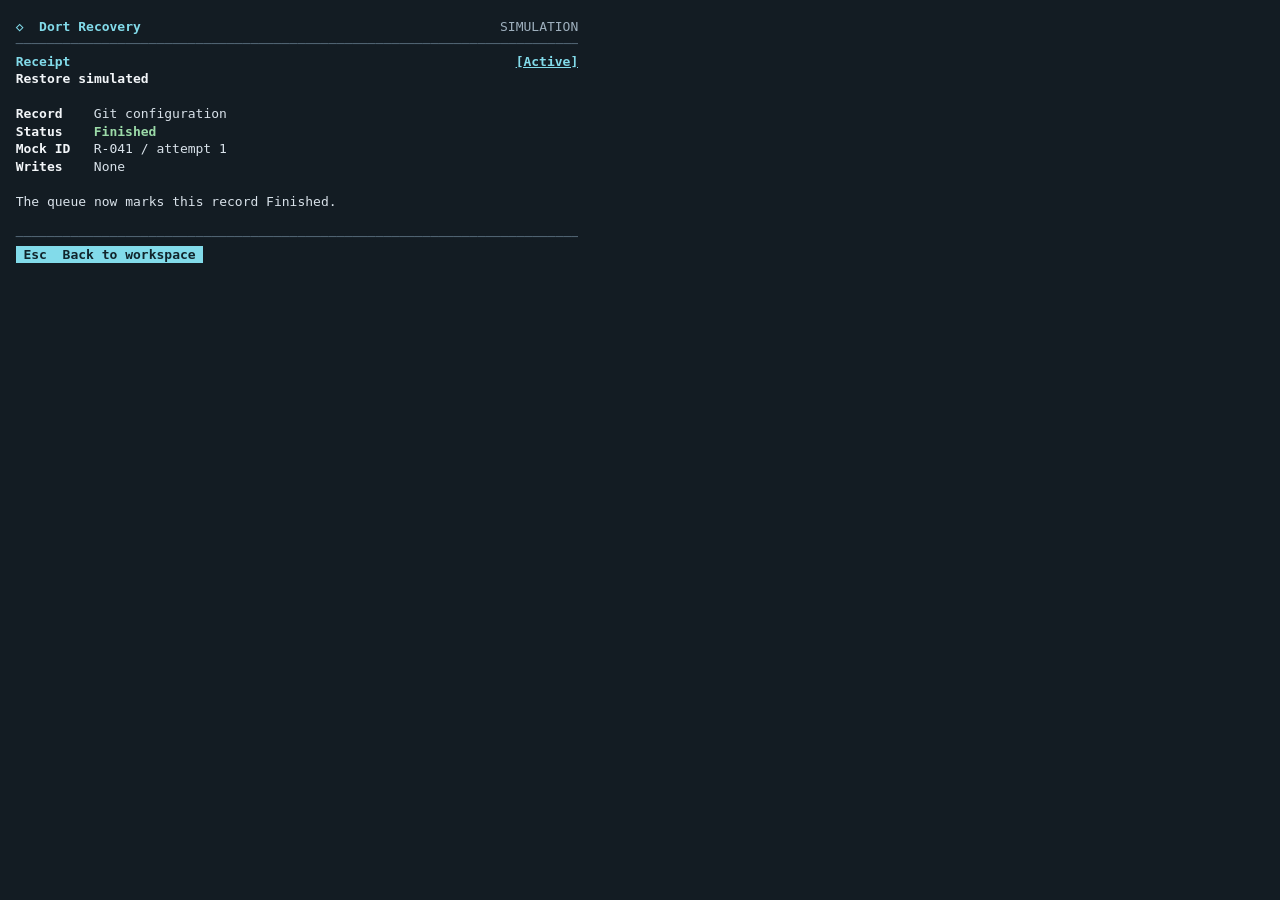
<file: design-system/captures/receipt.html>
<!doctype html>
<html lang="en">
<head>
<meta charset="utf-8">
<meta name="viewport" content="width=device-width, initial-scale=1">
<title>Simulation receipt | Dort Recovery</title>
<style>
body{margin:0;background:#131c23}
main{width:max-content;font:13px/1.35 ui-monospace,Menlo,Consolas,monospace;font-variant-ligatures:none}
.row{display:grid;grid-template-columns:repeat(76,1ch);white-space:pre}
</style>
</head>
<body>
<main aria-label="Simulation receipt" data-columns="76" data-rows="16">
<div class="row"><span style="grid-column:span 76;color:#d9e2ea;background-color:#131c23">                                                                            </span></div>
<div class="row"><span style="grid-column:span 2;color:#d9e2ea;background-color:#131c23">  </span><span style="grid-column:span 16;color:#82dbea;background-color:#131c23;font-weight:700">◇  Dort Recovery</span><span style="grid-column:span 46;color:#d9e2ea;background-color:#131c23">                                              </span><span style="grid-column:span 10;color:#9eafbd;background-color:#131c23">SIMULATION</span><span style="grid-column:span 2;color:#d9e2ea;background-color:#131c23">  </span></div>
<div class="row"><span style="grid-column:span 2;color:#d9e2ea;background-color:#131c23">  </span><span style="grid-column:span 72;color:#4f6270;background-color:#131c23">────────────────────────────────────────────────────────────────────────</span><span style="grid-column:span 2;color:#d9e2ea;background-color:#131c23">  </span></div>
<div class="row"><span style="grid-column:span 2;color:#d9e2ea;background-color:#131c23">  </span><span style="grid-column:span 7;color:#82dbea;background-color:#131c23;font-weight:700">Receipt</span><span style="grid-column:span 57;color:#d9e2ea;background-color:#131c23">                                                         </span><span style="grid-column:span 8;color:#82dbea;background-color:#131c23;font-weight:700;text-decoration:underline">[Active]</span><span style="grid-column:span 2;color:#d9e2ea;background-color:#131c23">  </span></div>
<div class="row"><span style="grid-column:span 2;color:#d9e2ea;background-color:#131c23">  </span><span style="grid-column:span 17;color:#f3f6f9;background-color:#131c23;font-weight:700">Restore simulated</span><span style="grid-column:span 57;color:#d9e2ea;background-color:#131c23">                                                         </span></div>
<div class="row"><span style="grid-column:span 76;color:#d9e2ea;background-color:#131c23">                                                                            </span></div>
<div class="row"><span style="grid-column:span 2;color:#d9e2ea;background-color:#131c23">  </span><span style="grid-column:span 6;color:#f3f6f9;background-color:#131c23;font-weight:700">Record</span><span style="grid-column:span 68;color:#d9e2ea;background-color:#131c23">    Git configuration                                               </span></div>
<div class="row"><span style="grid-column:span 2;color:#d9e2ea;background-color:#131c23">  </span><span style="grid-column:span 6;color:#f3f6f9;background-color:#131c23;font-weight:700">Status</span><span style="grid-column:span 4;color:#d9e2ea;background-color:#131c23">    </span><span style="grid-column:span 8;color:#9bdaa8;background-color:#131c23;font-weight:700">Finished</span><span style="grid-column:span 56;color:#d9e2ea;background-color:#131c23">                                                        </span></div>
<div class="row"><span style="grid-column:span 2;color:#d9e2ea;background-color:#131c23">  </span><span style="grid-column:span 7;color:#f3f6f9;background-color:#131c23;font-weight:700">Mock ID</span><span style="grid-column:span 67;color:#d9e2ea;background-color:#131c23">   R-041 / attempt 1                                               </span></div>
<div class="row"><span style="grid-column:span 2;color:#d9e2ea;background-color:#131c23">  </span><span style="grid-column:span 6;color:#f3f6f9;background-color:#131c23;font-weight:700">Writes</span><span style="grid-column:span 68;color:#d9e2ea;background-color:#131c23">    None                                                            </span></div>
<div class="row"><span style="grid-column:span 76;color:#d9e2ea;background-color:#131c23">                                                                            </span></div>
<div class="row"><span style="grid-column:span 76;color:#d9e2ea;background-color:#131c23">  The queue now marks this record Finished.                                 </span></div>
<div class="row"><span style="grid-column:span 76;color:#d9e2ea;background-color:#131c23">                                                                            </span></div>
<div class="row"><span style="grid-column:span 2;color:#d9e2ea;background-color:#131c23">  </span><span style="grid-column:span 72;color:#4f6270;background-color:#131c23">────────────────────────────────────────────────────────────────────────</span><span style="grid-column:span 2;color:#d9e2ea;background-color:#131c23">  </span></div>
<div class="row"><span style="grid-column:span 2;color:#d9e2ea;background-color:#131c23">  </span><span style="grid-column:span 24;color:#11242b;background-color:#82dbea;font-weight:700"> Esc  Back to workspace </span><span style="grid-column:span 50;color:#d9e2ea;background-color:#131c23">                                                  </span></div>
<div class="row"><span style="grid-column:span 76;color:#d9e2ea;background-color:#131c23">                                                                            </span></div>
</main>
</body>
</html>
</file>
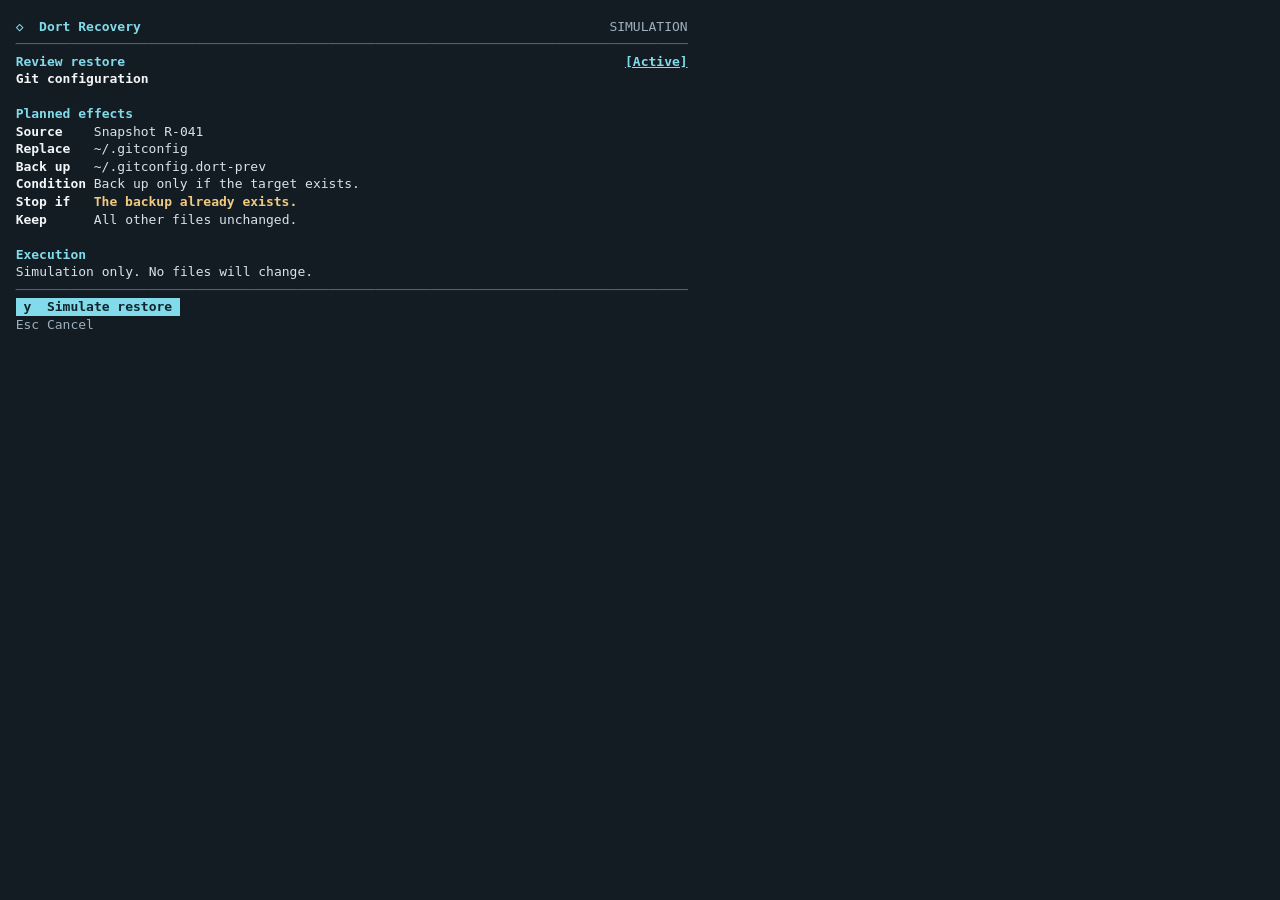
<file: design-system/captures/review.html>
<!doctype html>
<html lang="en">
<head>
<meta charset="utf-8">
<meta name="viewport" content="width=device-width, initial-scale=1">
<title>Restore review | Dort Recovery</title>
<style>
body{margin:0;background:#131c23}
main{width:max-content;font:13px/1.35 ui-monospace,Menlo,Consolas,monospace;font-variant-ligatures:none}
.row{display:grid;grid-template-columns:repeat(90,1ch);white-space:pre}
</style>
</head>
<body>
<main aria-label="Restore review" data-columns="90" data-rows="19">
<div class="row"><span style="grid-column:span 90;color:#d9e2ea;background-color:#131c23">                                                                                          </span></div>
<div class="row"><span style="grid-column:span 2;color:#d9e2ea;background-color:#131c23">  </span><span style="grid-column:span 16;color:#82dbea;background-color:#131c23;font-weight:700">◇  Dort Recovery</span><span style="grid-column:span 60;color:#d9e2ea;background-color:#131c23">                                                            </span><span style="grid-column:span 10;color:#9eafbd;background-color:#131c23">SIMULATION</span><span style="grid-column:span 2;color:#d9e2ea;background-color:#131c23">  </span></div>
<div class="row"><span style="grid-column:span 2;color:#d9e2ea;background-color:#131c23">  </span><span style="grid-column:span 86;color:#4f6270;background-color:#131c23">──────────────────────────────────────────────────────────────────────────────────────</span><span style="grid-column:span 2;color:#d9e2ea;background-color:#131c23">  </span></div>
<div class="row"><span style="grid-column:span 2;color:#d9e2ea;background-color:#131c23">  </span><span style="grid-column:span 14;color:#82dbea;background-color:#131c23;font-weight:700">Review restore</span><span style="grid-column:span 64;color:#d9e2ea;background-color:#131c23">                                                                </span><span style="grid-column:span 8;color:#82dbea;background-color:#131c23;font-weight:700;text-decoration:underline">[Active]</span><span style="grid-column:span 2;color:#d9e2ea;background-color:#131c23">  </span></div>
<div class="row"><span style="grid-column:span 2;color:#d9e2ea;background-color:#131c23">  </span><span style="grid-column:span 17;color:#f3f6f9;background-color:#131c23;font-weight:700">Git configuration</span><span style="grid-column:span 71;color:#d9e2ea;background-color:#131c23">                                                                       </span></div>
<div class="row"><span style="grid-column:span 90;color:#d9e2ea;background-color:#131c23">                                                                                          </span></div>
<div class="row"><span style="grid-column:span 2;color:#d9e2ea;background-color:#131c23">  </span><span style="grid-column:span 15;color:#82dbea;background-color:#131c23;font-weight:700">Planned effects</span><span style="grid-column:span 73;color:#d9e2ea;background-color:#131c23">                                                                         </span></div>
<div class="row"><span style="grid-column:span 2;color:#d9e2ea;background-color:#131c23">  </span><span style="grid-column:span 6;color:#f3f6f9;background-color:#131c23;font-weight:700">Source</span><span style="grid-column:span 82;color:#d9e2ea;background-color:#131c23">    Snapshot R-041                                                                </span></div>
<div class="row"><span style="grid-column:span 2;color:#d9e2ea;background-color:#131c23">  </span><span style="grid-column:span 7;color:#f3f6f9;background-color:#131c23;font-weight:700">Replace</span><span style="grid-column:span 81;color:#d9e2ea;background-color:#131c23">   ~/.gitconfig                                                                  </span></div>
<div class="row"><span style="grid-column:span 2;color:#d9e2ea;background-color:#131c23">  </span><span style="grid-column:span 7;color:#f3f6f9;background-color:#131c23;font-weight:700">Back up</span><span style="grid-column:span 81;color:#d9e2ea;background-color:#131c23">   ~/.gitconfig.dort-prev                                                        </span></div>
<div class="row"><span style="grid-column:span 2;color:#d9e2ea;background-color:#131c23">  </span><span style="grid-column:span 9;color:#f3f6f9;background-color:#131c23;font-weight:700">Condition</span><span style="grid-column:span 79;color:#d9e2ea;background-color:#131c23"> Back up only if the target exists.                                            </span></div>
<div class="row"><span style="grid-column:span 2;color:#d9e2ea;background-color:#131c23">  </span><span style="grid-column:span 7;color:#f3f6f9;background-color:#131c23;font-weight:700">Stop if</span><span style="grid-column:span 3;color:#d9e2ea;background-color:#131c23">   </span><span style="grid-column:span 26;color:#f1ca81;background-color:#131c23;font-weight:700">The backup already exists.</span><span style="grid-column:span 52;color:#d9e2ea;background-color:#131c23">                                                    </span></div>
<div class="row"><span style="grid-column:span 2;color:#d9e2ea;background-color:#131c23">  </span><span style="grid-column:span 4;color:#f3f6f9;background-color:#131c23;font-weight:700">Keep</span><span style="grid-column:span 84;color:#d9e2ea;background-color:#131c23">      All other files unchanged.                                                    </span></div>
<div class="row"><span style="grid-column:span 90;color:#d9e2ea;background-color:#131c23">                                                                                          </span></div>
<div class="row"><span style="grid-column:span 2;color:#d9e2ea;background-color:#131c23">  </span><span style="grid-column:span 9;color:#82dbea;background-color:#131c23;font-weight:700">Execution</span><span style="grid-column:span 79;color:#d9e2ea;background-color:#131c23">                                                                               </span></div>
<div class="row"><span style="grid-column:span 90;color:#d9e2ea;background-color:#131c23">  Simulation only. No files will change.                                                  </span></div>
<div class="row"><span style="grid-column:span 2;color:#d9e2ea;background-color:#131c23">  </span><span style="grid-column:span 86;color:#4f6270;background-color:#131c23">──────────────────────────────────────────────────────────────────────────────────────</span><span style="grid-column:span 2;color:#d9e2ea;background-color:#131c23">  </span></div>
<div class="row"><span style="grid-column:span 2;color:#d9e2ea;background-color:#131c23">  </span><span style="grid-column:span 21;color:#11242b;background-color:#82dbea;font-weight:700"> y  Simulate restore </span><span style="grid-column:span 67;color:#d9e2ea;background-color:#131c23">                                                                   </span></div>
<div class="row"><span style="grid-column:span 2;color:#d9e2ea;background-color:#131c23">  </span><span style="grid-column:span 10;color:#9eafbd;background-color:#131c23">Esc Cancel</span><span style="grid-column:span 78;color:#d9e2ea;background-color:#131c23">                                                                              </span></div>
</main>
</body>
</html>
</file>
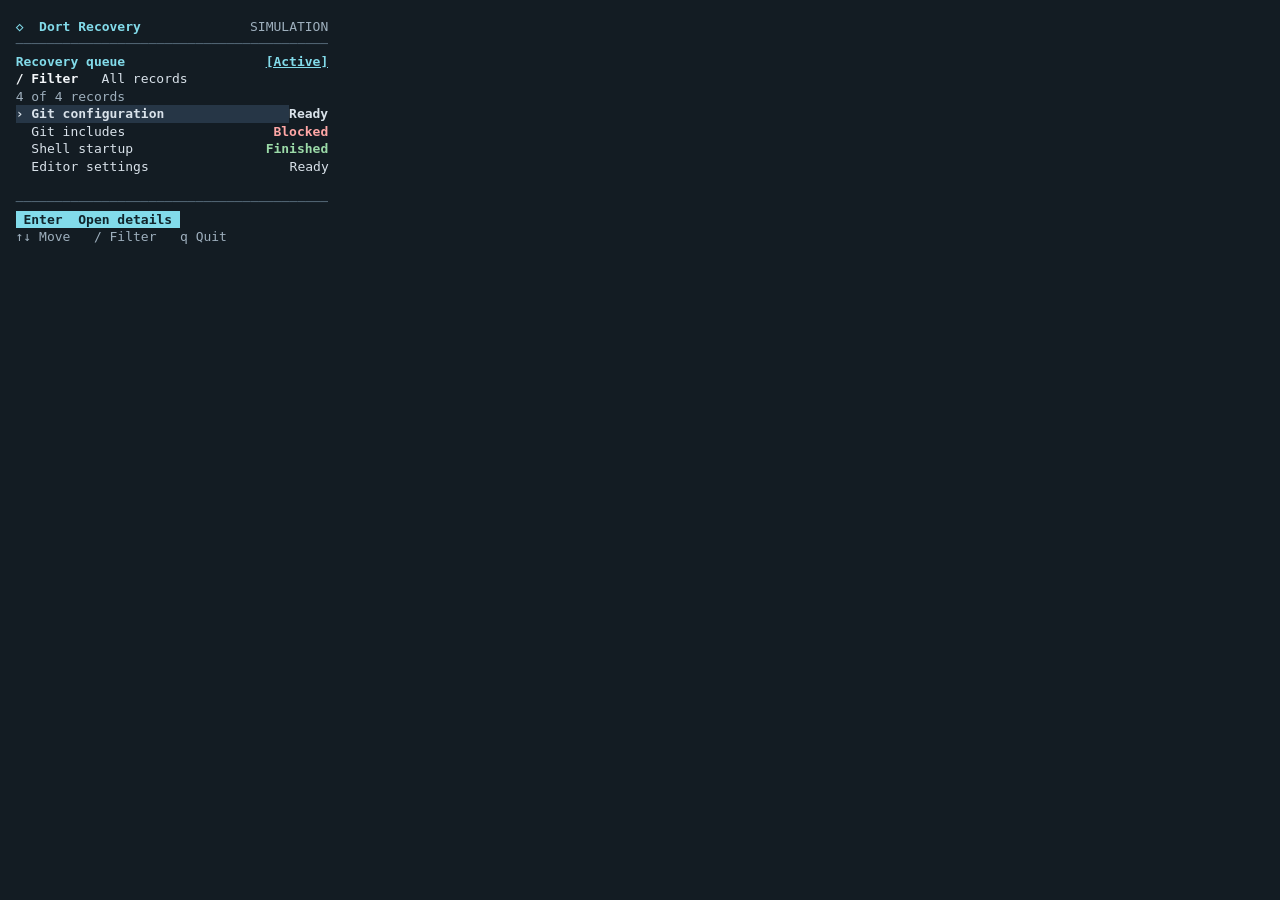
<file: design-system/captures/workspace-compact.html>
<!doctype html>
<html lang="en">
<head>
<meta charset="utf-8">
<meta name="viewport" content="width=device-width, initial-scale=1">
<title>Compact workspace | Dort Recovery</title>
<style>
body{margin:0;background:#131c23}
main{width:max-content;font:13px/1.35 ui-monospace,Menlo,Consolas,monospace;font-variant-ligatures:none}
.row{display:grid;grid-template-columns:repeat(44,1ch);white-space:pre}
</style>
</head>
<body>
<main aria-label="Compact workspace" data-columns="44" data-rows="14">
<div class="row"><span style="grid-column:span 44;color:#d9e2ea;background-color:#131c23">                                            </span></div>
<div class="row"><span style="grid-column:span 2;color:#d9e2ea;background-color:#131c23">  </span><span style="grid-column:span 16;color:#82dbea;background-color:#131c23;font-weight:700">◇  Dort Recovery</span><span style="grid-column:span 14;color:#d9e2ea;background-color:#131c23">              </span><span style="grid-column:span 10;color:#9eafbd;background-color:#131c23">SIMULATION</span><span style="grid-column:span 2;color:#d9e2ea;background-color:#131c23">  </span></div>
<div class="row"><span style="grid-column:span 2;color:#d9e2ea;background-color:#131c23">  </span><span style="grid-column:span 40;color:#4f6270;background-color:#131c23">────────────────────────────────────────</span><span style="grid-column:span 2;color:#d9e2ea;background-color:#131c23">  </span></div>
<div class="row"><span style="grid-column:span 2;color:#d9e2ea;background-color:#131c23">  </span><span style="grid-column:span 14;color:#82dbea;background-color:#131c23;font-weight:700">Recovery queue</span><span style="grid-column:span 18;color:#d9e2ea;background-color:#131c23">                  </span><span style="grid-column:span 8;color:#82dbea;background-color:#131c23;font-weight:700;text-decoration:underline">[Active]</span><span style="grid-column:span 2;color:#d9e2ea;background-color:#131c23">  </span></div>
<div class="row"><span style="grid-column:span 2;color:#d9e2ea;background-color:#131c23">  </span><span style="grid-column:span 11;color:#f3f6f9;background-color:#131c23;font-weight:700">/ Filter   </span><span style="grid-column:span 31;color:#d9e2ea;background-color:#131c23">All records                    </span></div>
<div class="row"><span style="grid-column:span 2;color:#d9e2ea;background-color:#131c23">  </span><span style="grid-column:span 14;color:#9eafbd;background-color:#131c23">4 of 4 records</span><span style="grid-column:span 28;color:#d9e2ea;background-color:#131c23">                            </span></div>
<div class="row"><span style="grid-column:span 2;color:#d9e2ea;background-color:#131c23">  </span><span style="grid-column:span 35;color:#d9e2ea;background-color:#263646;font-weight:700">› Git configuration                </span><span style="grid-column:span 5;color:#d9e2ea;background-color:#131c23;font-weight:700">Ready</span><span style="grid-column:span 2;color:#d9e2ea;background-color:#131c23">  </span></div>
<div class="row"><span style="grid-column:span 35;color:#d9e2ea;background-color:#131c23">    Git includes                   </span><span style="grid-column:span 7;color:#ffa7a6;background-color:#131c23;font-weight:700">Blocked</span><span style="grid-column:span 2;color:#d9e2ea;background-color:#131c23">  </span></div>
<div class="row"><span style="grid-column:span 34;color:#d9e2ea;background-color:#131c23">    Shell startup                 </span><span style="grid-column:span 8;color:#9bdaa8;background-color:#131c23;font-weight:700">Finished</span><span style="grid-column:span 2;color:#d9e2ea;background-color:#131c23">  </span></div>
<div class="row"><span style="grid-column:span 44;color:#d9e2ea;background-color:#131c23">    Editor settings                  Ready  </span></div>
<div class="row"><span style="grid-column:span 44;color:#d9e2ea;background-color:#131c23">                                            </span></div>
<div class="row"><span style="grid-column:span 2;color:#d9e2ea;background-color:#131c23">  </span><span style="grid-column:span 40;color:#4f6270;background-color:#131c23">────────────────────────────────────────</span><span style="grid-column:span 2;color:#d9e2ea;background-color:#131c23">  </span></div>
<div class="row"><span style="grid-column:span 2;color:#d9e2ea;background-color:#131c23">  </span><span style="grid-column:span 21;color:#11242b;background-color:#82dbea;font-weight:700"> Enter  Open details </span><span style="grid-column:span 21;color:#d9e2ea;background-color:#131c23">                     </span></div>
<div class="row"><span style="grid-column:span 2;color:#d9e2ea;background-color:#131c23">  </span><span style="grid-column:span 27;color:#9eafbd;background-color:#131c23">↑↓ Move   / Filter   q Quit</span><span style="grid-column:span 15;color:#d9e2ea;background-color:#131c23">               </span></div>
</main>
</body>
</html>
</file>
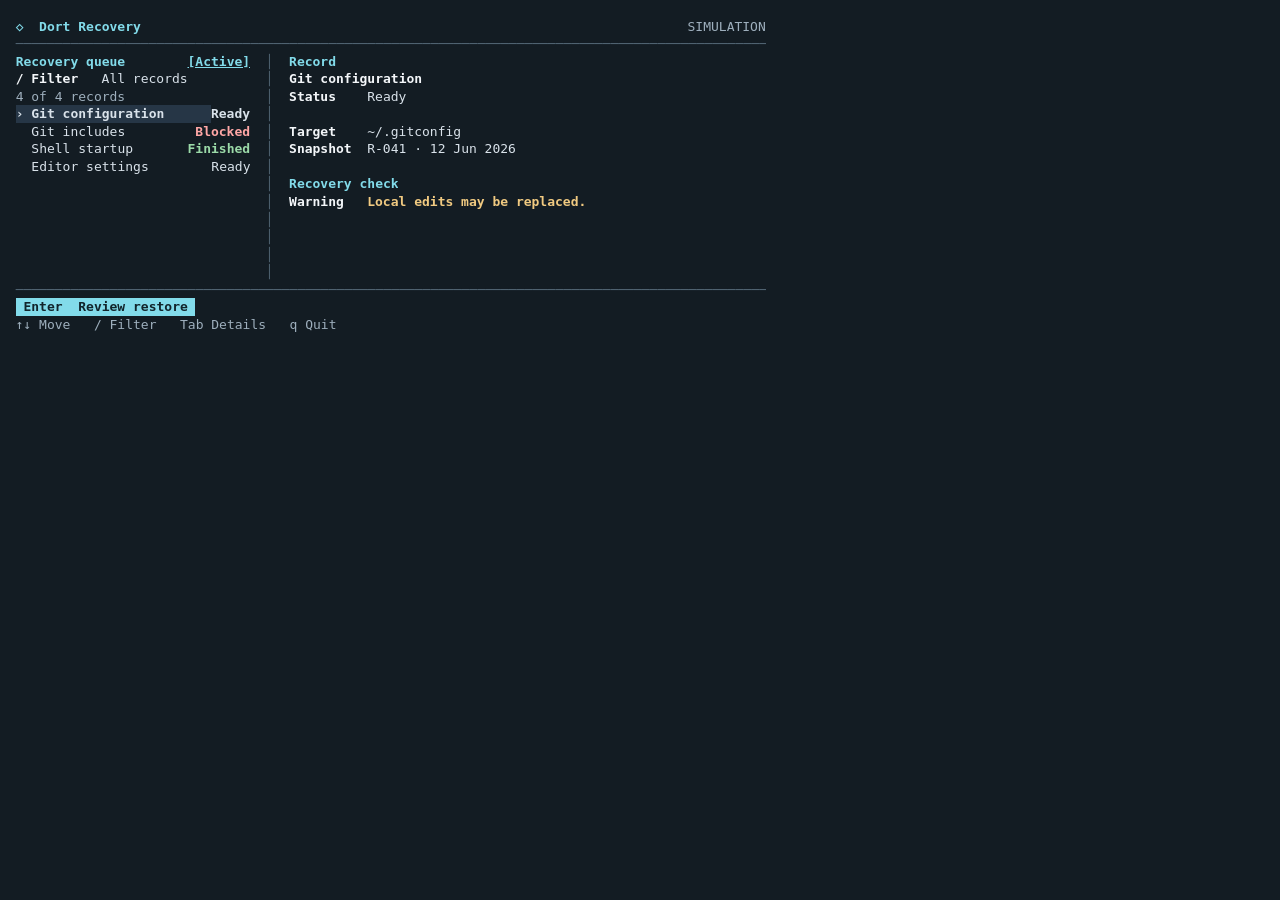
<file: design-system/captures/workspace-wide.html>
<!doctype html>
<html lang="en">
<head>
<meta charset="utf-8">
<meta name="viewport" content="width=device-width, initial-scale=1">
<title>Wide workspace | Dort Recovery</title>
<style>
body{margin:0;background:#131c23}
main{width:max-content;font:13px/1.35 ui-monospace,Menlo,Consolas,monospace;font-variant-ligatures:none}
.row{display:grid;grid-template-columns:repeat(100,1ch);white-space:pre}
</style>
</head>
<body>
<main aria-label="Wide workspace" data-columns="100" data-rows="19">
<div class="row"><span style="grid-column:span 100;color:#d9e2ea;background-color:#131c23">                                                                                                    </span></div>
<div class="row"><span style="grid-column:span 2;color:#d9e2ea;background-color:#131c23">  </span><span style="grid-column:span 16;color:#82dbea;background-color:#131c23;font-weight:700">◇  Dort Recovery</span><span style="grid-column:span 70;color:#d9e2ea;background-color:#131c23">                                                                      </span><span style="grid-column:span 10;color:#9eafbd;background-color:#131c23">SIMULATION</span><span style="grid-column:span 2;color:#d9e2ea;background-color:#131c23">  </span></div>
<div class="row"><span style="grid-column:span 2;color:#d9e2ea;background-color:#131c23">  </span><span style="grid-column:span 96;color:#4f6270;background-color:#131c23">────────────────────────────────────────────────────────────────────────────────────────────────</span><span style="grid-column:span 2;color:#d9e2ea;background-color:#131c23">  </span></div>
<div class="row"><span style="grid-column:span 2;color:#d9e2ea;background-color:#131c23">  </span><span style="grid-column:span 14;color:#82dbea;background-color:#131c23;font-weight:700">Recovery queue</span><span style="grid-column:span 8;color:#d9e2ea;background-color:#131c23">        </span><span style="grid-column:span 8;color:#82dbea;background-color:#131c23;font-weight:700;text-decoration:underline">[Active]</span><span style="grid-column:span 2;color:#d9e2ea;background-color:#131c23">  </span><span style="grid-column:span 1;color:#4f6270;background-color:#131c23">│</span><span style="grid-column:span 2;color:#d9e2ea;background-color:#131c23">  </span><span style="grid-column:span 6;color:#82dbea;background-color:#131c23;font-weight:700">Record</span><span style="grid-column:span 57;color:#d9e2ea;background-color:#131c23">                                                         </span></div>
<div class="row"><span style="grid-column:span 2;color:#d9e2ea;background-color:#131c23">  </span><span style="grid-column:span 11;color:#f3f6f9;background-color:#131c23;font-weight:700">/ Filter   </span><span style="grid-column:span 21;color:#d9e2ea;background-color:#131c23">All records          </span><span style="grid-column:span 1;color:#4f6270;background-color:#131c23">│</span><span style="grid-column:span 2;color:#d9e2ea;background-color:#131c23">  </span><span style="grid-column:span 17;color:#f3f6f9;background-color:#131c23;font-weight:700">Git configuration</span><span style="grid-column:span 46;color:#d9e2ea;background-color:#131c23">                                              </span></div>
<div class="row"><span style="grid-column:span 2;color:#d9e2ea;background-color:#131c23">  </span><span style="grid-column:span 14;color:#9eafbd;background-color:#131c23">4 of 4 records</span><span style="grid-column:span 18;color:#d9e2ea;background-color:#131c23">                  </span><span style="grid-column:span 1;color:#4f6270;background-color:#131c23">│</span><span style="grid-column:span 2;color:#d9e2ea;background-color:#131c23">  </span><span style="grid-column:span 6;color:#f3f6f9;background-color:#131c23;font-weight:700">Status</span><span style="grid-column:span 57;color:#d9e2ea;background-color:#131c23">    Ready                                                </span></div>
<div class="row"><span style="grid-column:span 2;color:#d9e2ea;background-color:#131c23">  </span><span style="grid-column:span 25;color:#d9e2ea;background-color:#263646;font-weight:700">› Git configuration      </span><span style="grid-column:span 5;color:#d9e2ea;background-color:#131c23;font-weight:700">Ready</span><span style="grid-column:span 2;color:#d9e2ea;background-color:#131c23">  </span><span style="grid-column:span 1;color:#4f6270;background-color:#131c23">│</span><span style="grid-column:span 65;color:#d9e2ea;background-color:#131c23">                                                                 </span></div>
<div class="row"><span style="grid-column:span 25;color:#d9e2ea;background-color:#131c23">    Git includes         </span><span style="grid-column:span 7;color:#ffa7a6;background-color:#131c23;font-weight:700">Blocked</span><span style="grid-column:span 2;color:#d9e2ea;background-color:#131c23">  </span><span style="grid-column:span 1;color:#4f6270;background-color:#131c23">│</span><span style="grid-column:span 2;color:#d9e2ea;background-color:#131c23">  </span><span style="grid-column:span 6;color:#f3f6f9;background-color:#131c23;font-weight:700">Target</span><span style="grid-column:span 57;color:#d9e2ea;background-color:#131c23">    ~/.gitconfig                                         </span></div>
<div class="row"><span style="grid-column:span 24;color:#d9e2ea;background-color:#131c23">    Shell startup       </span><span style="grid-column:span 8;color:#9bdaa8;background-color:#131c23;font-weight:700">Finished</span><span style="grid-column:span 2;color:#d9e2ea;background-color:#131c23">  </span><span style="grid-column:span 1;color:#4f6270;background-color:#131c23">│</span><span style="grid-column:span 2;color:#d9e2ea;background-color:#131c23">  </span><span style="grid-column:span 8;color:#f3f6f9;background-color:#131c23;font-weight:700">Snapshot</span><span style="grid-column:span 55;color:#d9e2ea;background-color:#131c23">  R-041 · 12 Jun 2026                                  </span></div>
<div class="row"><span style="grid-column:span 34;color:#d9e2ea;background-color:#131c23">    Editor settings        Ready  </span><span style="grid-column:span 1;color:#4f6270;background-color:#131c23">│</span><span style="grid-column:span 65;color:#d9e2ea;background-color:#131c23">                                                                 </span></div>
<div class="row"><span style="grid-column:span 34;color:#d9e2ea;background-color:#131c23">                                  </span><span style="grid-column:span 1;color:#4f6270;background-color:#131c23">│</span><span style="grid-column:span 2;color:#d9e2ea;background-color:#131c23">  </span><span style="grid-column:span 14;color:#82dbea;background-color:#131c23;font-weight:700">Recovery check</span><span style="grid-column:span 49;color:#d9e2ea;background-color:#131c23">                                                 </span></div>
<div class="row"><span style="grid-column:span 34;color:#d9e2ea;background-color:#131c23">                                  </span><span style="grid-column:span 1;color:#4f6270;background-color:#131c23">│</span><span style="grid-column:span 2;color:#d9e2ea;background-color:#131c23">  </span><span style="grid-column:span 7;color:#f3f6f9;background-color:#131c23;font-weight:700">Warning</span><span style="grid-column:span 3;color:#d9e2ea;background-color:#131c23">   </span><span style="grid-column:span 28;color:#f1ca81;background-color:#131c23;font-weight:700">Local edits may be replaced.</span><span style="grid-column:span 25;color:#d9e2ea;background-color:#131c23">                         </span></div>
<div class="row"><span style="grid-column:span 34;color:#d9e2ea;background-color:#131c23">                                  </span><span style="grid-column:span 1;color:#4f6270;background-color:#131c23">│</span><span style="grid-column:span 65;color:#d9e2ea;background-color:#131c23">                                                                 </span></div>
<div class="row"><span style="grid-column:span 34;color:#d9e2ea;background-color:#131c23">                                  </span><span style="grid-column:span 1;color:#4f6270;background-color:#131c23">│</span><span style="grid-column:span 65;color:#d9e2ea;background-color:#131c23">                                                                 </span></div>
<div class="row"><span style="grid-column:span 34;color:#d9e2ea;background-color:#131c23">                                  </span><span style="grid-column:span 1;color:#4f6270;background-color:#131c23">│</span><span style="grid-column:span 65;color:#d9e2ea;background-color:#131c23">                                                                 </span></div>
<div class="row"><span style="grid-column:span 34;color:#d9e2ea;background-color:#131c23">                                  </span><span style="grid-column:span 1;color:#4f6270;background-color:#131c23">│</span><span style="grid-column:span 65;color:#d9e2ea;background-color:#131c23">                                                                 </span></div>
<div class="row"><span style="grid-column:span 2;color:#d9e2ea;background-color:#131c23">  </span><span style="grid-column:span 96;color:#4f6270;background-color:#131c23">────────────────────────────────────────────────────────────────────────────────────────────────</span><span style="grid-column:span 2;color:#d9e2ea;background-color:#131c23">  </span></div>
<div class="row"><span style="grid-column:span 2;color:#d9e2ea;background-color:#131c23">  </span><span style="grid-column:span 23;color:#11242b;background-color:#82dbea;font-weight:700"> Enter  Review restore </span><span style="grid-column:span 75;color:#d9e2ea;background-color:#131c23">                                                                           </span></div>
<div class="row"><span style="grid-column:span 2;color:#d9e2ea;background-color:#131c23">  </span><span style="grid-column:span 41;color:#9eafbd;background-color:#131c23">↑↓ Move   / Filter   Tab Details   q Quit</span><span style="grid-column:span 57;color:#d9e2ea;background-color:#131c23">                                                         </span></div>
</main>
</body>
</html>
</file>
<file: design-system/site.css>
:root {
  color-scheme: light;
  --paper: #f6f4ed;
  --ink: #171d1b;
  --muted: #46574e;
  --line: #a7b0a7;
  --accent: #00634f;
  --tint: #e0f0e5;
  --terminal: #141c18;
  --mono: ui-monospace, "SFMono-Regular", Consolas, "Liberation Mono", monospace;
  --gutter: clamp(1rem, 4vw, 3.75rem);
  font: 100%/1.6 system-ui, sans-serif;
  background: var(--paper);
  color: var(--ink);
}

*, *::before, *::after { box-sizing: border-box; }
body { margin: 0; }
h1, h2, p, figure, pre, dl, dd { margin: 0; }
a { color: var(--accent); text-underline-offset: .2em; }
a:hover { text-decoration-thickness: .15em; }
:focus-visible { outline: 2px solid var(--accent); outline-offset: 4px; }
main:focus { outline: none; }
section[id] { scroll-margin-block-start: 1.25rem; }

.skip {
  position: absolute;
  z-index: 1;
  inset: .5rem auto auto 1rem;
  padding: .5rem .75rem;
  background: var(--paper);
}
.skip:not(:focus) { clip-path: inset(50%); }

.masthead { background: var(--terminal); color: #f1f6ef; border-bottom: 3px solid #90ddba; }
.masthead-inner, main, .footer { max-width: 92rem; margin-inline: auto; padding-inline: var(--gutter); }
.masthead-inner { display: flex; align-items: center; justify-content: space-between; flex-wrap: wrap; gap: .15rem 2rem; padding-block: .45rem; }
.masthead a { color: inherit; text-decoration: none; }
.masthead a:hover { text-decoration: underline; }
.masthead a:focus-visible { outline-color: #90ddba; }
.brand { display: inline-flex; align-items: center; gap: .65rem; min-height: 44px; font-weight: 750; }
.brand-mark { font: 700 .88rem/1 var(--mono); background: #90ddba; color: var(--terminal); padding: .35rem .4rem; }
.brand-label { border-inline-start: 1px solid #66786d; padding-inline-start: .65rem; color: #bed0c5; font: .75rem/1.2 var(--mono); }
.masthead nav { display: flex; flex-wrap: wrap; gap: 0 .15rem; }
.masthead nav a { display: flex; align-items: center; min-height: 44px; padding: .4rem .75rem; font-size: .9rem; }
.masthead nav a[aria-current] { background: #2e4338; box-shadow: inset 0 -2px #90ddba; }

h1 { font-size: clamp(2.75rem, 7vw, 5.75rem); font-weight: 730; line-height: 1.02; letter-spacing: -.055em; }
h2 { font-size: clamp(1.5rem, 3.4vw, 2.2rem); line-height: 1.15; letter-spacing: -.035em; }
.eyebrow { font: 700 .74rem/1.45 var(--mono); letter-spacing: .065em; text-transform: uppercase; color: var(--muted); }
.lead { max-width: 44rem; font-size: clamp(1.125rem, 2.5vw, 1.6rem); line-height: 1.4; }
.hero, .chapter-head { padding-block: clamp(2rem, 6vw, 6rem) clamp(2rem, 4vw, 3.75rem); }
.hero { display: grid; grid-template-columns: minmax(0, 2fr) minmax(0, 1fr); align-items: end; gap: 1.75rem; }
.hero h1, .chapter-head h1 { margin-block: .4rem .85rem; }
.scope { max-width: 39rem; margin-top: 1.45rem; color: var(--muted); }
.scope strong { color: var(--ink); }
.hero-standard { padding: 1.25rem 1.5rem; border-inline-start: 3px solid var(--accent); background: var(--tint); }
.hero-standard ol { margin: .5rem 0 0; padding-inline-start: 1.4rem; }
.hero-standard li + li { margin-top: .35rem; }
.hero-standard li::marker { font: 700 .85rem var(--mono); color: var(--accent); }

.chapters { display: grid; grid-template-columns: repeat(3, minmax(0, 1fr)); border: 1px solid var(--line); }
.chapters a { display: grid; align-content: start; gap: .3rem; padding: 1.25rem; color: var(--ink); text-decoration: none; }
.chapters a + a { border-inline-start: 1px solid var(--line); }
.chapters a:hover, .chapters a:focus-visible { background: var(--tint); }
.chapters a strong { color: var(--accent); font-size: 1.35rem; text-decoration: underline; text-underline-offset: .18em; }
.home-section { margin-top: clamp(2.5rem, 5vw, 4.5rem); }
.intro { margin-top: .75rem; max-width: 62ch; }
.reference-note { display: grid; grid-template-columns: minmax(0, 22rem) minmax(0, 1fr); align-items: center; gap: 1.25rem; margin-block: 3rem; border-block: 1px solid var(--line); padding-block: 1.5rem; }
.reference-note p { margin-top: .5rem; }
pre { max-width: 100%; overflow: auto; background: var(--terminal); color: #f1f6ef; padding: 1rem; }
code, kbd { font-family: var(--mono); }
kbd { white-space: nowrap; padding: .08em .28em; border: 1px solid var(--line); border-radius: .2em; background: #fffdf7; font-size: .9em; }

.chapter { display: grid; grid-template-columns: 11.5rem minmax(0, 1fr); column-gap: clamp(1rem, 4vw, 4rem); }
.chapter-head { grid-column: 1 / -1; border-bottom: 1px solid var(--line); }
.contents { align-self: start; position: sticky; top: 1rem; display: grid; gap: .18rem; margin-top: 1.65rem; padding-inline-end: .5rem; }
.contents a { padding-block: .35rem; }
.chapter-body { min-width: 0; padding-bottom: 3rem; }
.chapter-body > section { padding-top: 1.65rem; }
.chapter-body > section + section { margin-top: 2.35rem; border-top: 1px solid var(--line); }
.chapter-body h2 { margin-bottom: .75rem; }
.chapter-body p:not(.eyebrow), .chapter-body li { max-width: 65ch; }
.chapter-body p + p { margin-top: .75rem; }
.rules { margin-block: .75rem; padding-inline-start: 1.3rem; }
.rules li + li { margin-top: .42rem; }
.terms, .roles { margin-block: .75rem; max-width: 49rem; }
.terms > div, .roles > div { display: grid; grid-template-columns: minmax(8rem, 1fr) minmax(0, 3fr); gap: .25rem 1rem; align-items: baseline; border-bottom: 1px solid var(--line); padding-block: .55rem; }
.terms > div:first-child, .roles > div:first-child { border-top: 1px solid var(--line); }
.terms dt { font-weight: 700; }
.roles > div { grid-template-columns: minmax(0, 12rem) minmax(0, 1fr); }
.sample { display: inline-block; background: var(--terminal); color: #f1f6ef; padding: .2rem .55rem; font: .92rem/1.4 var(--mono); }
.sample.heading { color: #87deed; font-weight: 700; }
.sample.label { font-weight: 700; }
.sample.finished { color: #90ddba; }
.sample.warning { color: #ffdc7b; }
.sample.blocker { color: #ffaaa3; }

.capture { max-width: 68rem; margin-top: 1.2rem; border: 1px solid var(--line); background: #fffdf7; }
.capture figcaption { display: flex; flex-wrap: wrap; align-items: baseline; justify-content: space-between; gap: .4rem 1.25rem; padding: .85rem 1rem; }
.capture figcaption .eyebrow { display: block; margin-bottom: .15rem; }
.capture figcaption a { font-size: .875rem; }
.frame-window { overflow-x: auto; background: var(--terminal); }
.frame-window:focus-visible { outline-color: #90ddba; outline-offset: -4px; }
.capture iframe {
  display: block;
  width: 100%;
  min-width: calc(var(--columns) * 1ch + 1px);
  height: calc(var(--rows) * 1.35em + 1px);
  border: 0;
  font: 13px/1.35 ui-monospace, Menlo, Consolas, monospace;
  background: var(--terminal);
}
.capture-compact { max-width: 43rem; }

.footer { display: flex; flex-wrap: wrap; justify-content: space-between; gap: .5rem 1rem; padding-block: 1.15rem 1.6rem; border-top: 1px solid var(--line); color: var(--muted); font-size: .875rem; }

@media (max-width: 54rem) {
  .hero, .reference-note, .chapter { grid-template-columns: minmax(0, 1fr); }
  .hero-standard { max-width: 35rem; }
  .contents { position: static; display: flex; flex-wrap: wrap; align-items: baseline; gap: .15rem 1rem; margin-top: 1.15rem; padding: 0 0 .85rem; border-bottom: 1px solid var(--line); }
  .contents .eyebrow { width: 100%; }
}

@media (max-width: 37rem) {
  .chapters { grid-template-columns: minmax(0, 1fr); }
  .chapters a + a { border-inline-start: 0; border-top: 1px solid var(--line); }
  .terms > div, .roles > div { grid-template-columns: minmax(0, 1fr); }
  .masthead nav a { padding-inline: .5rem; }
}
</file>
